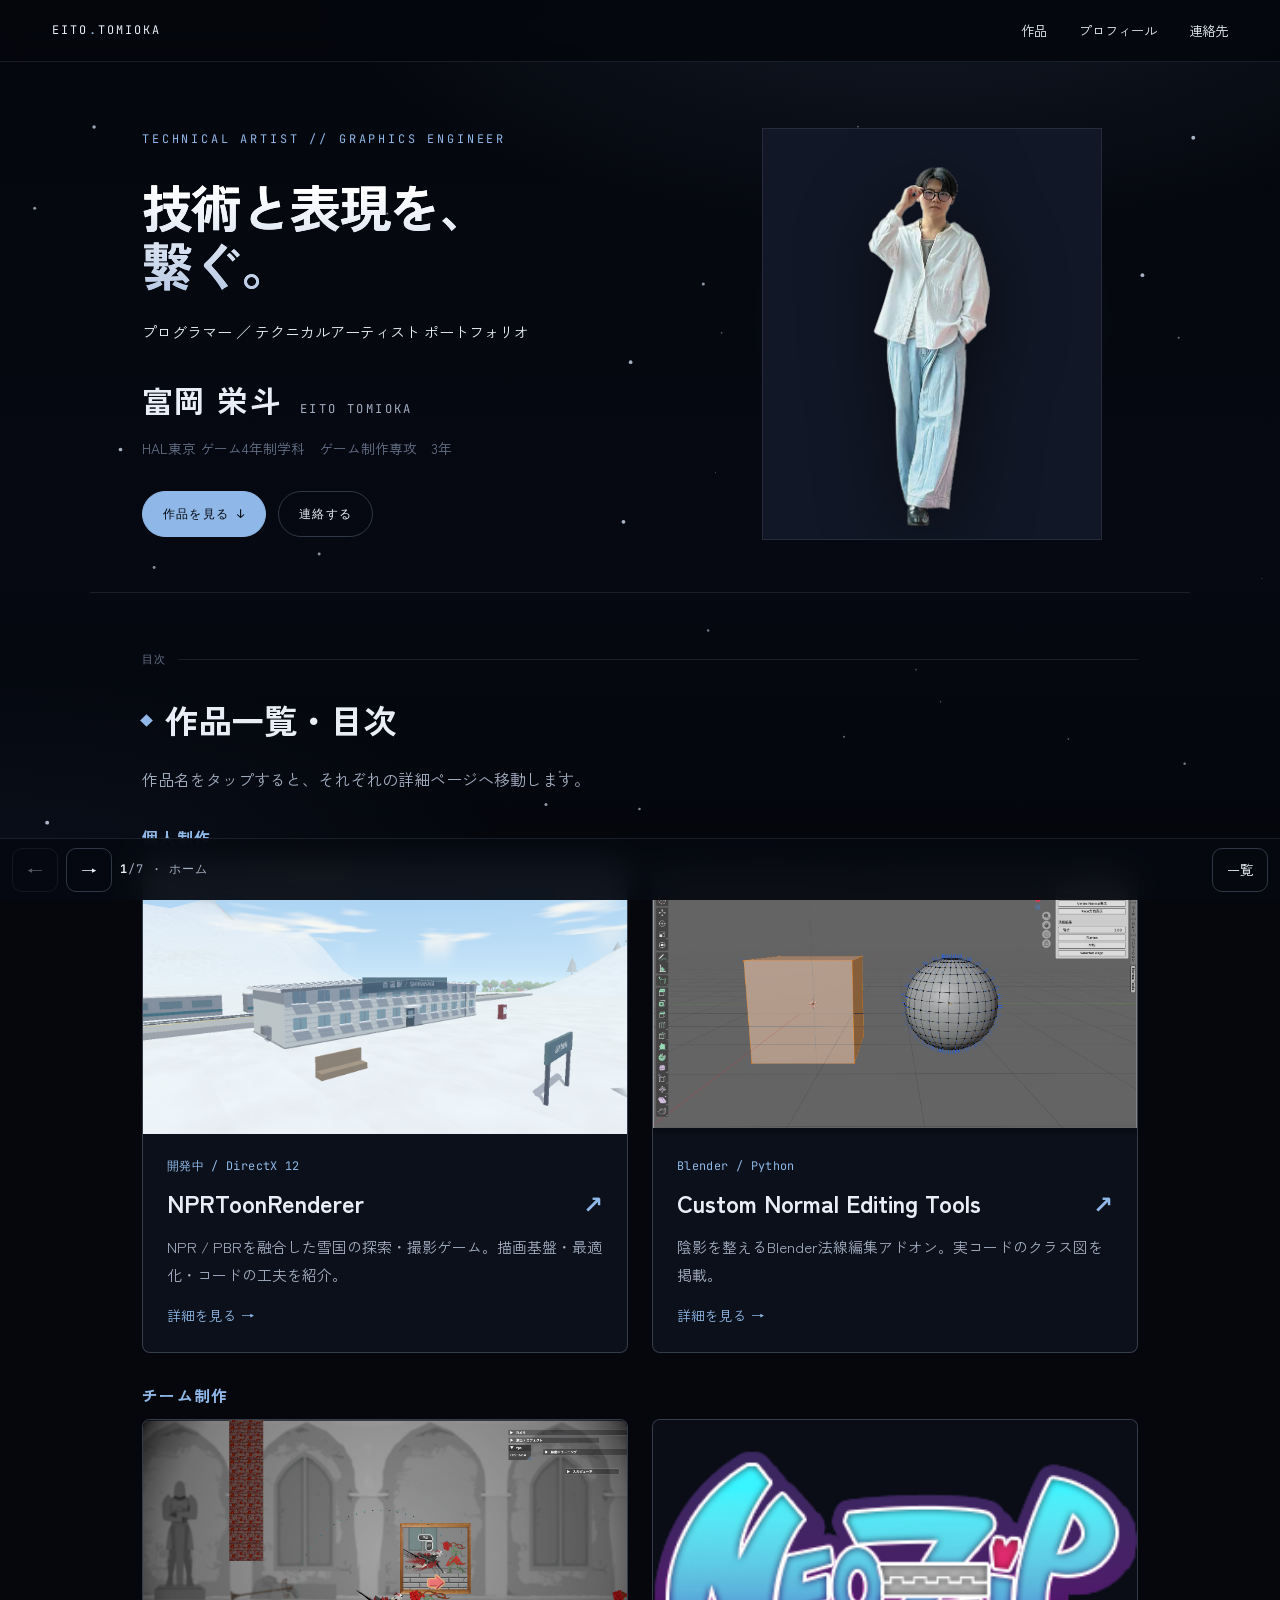
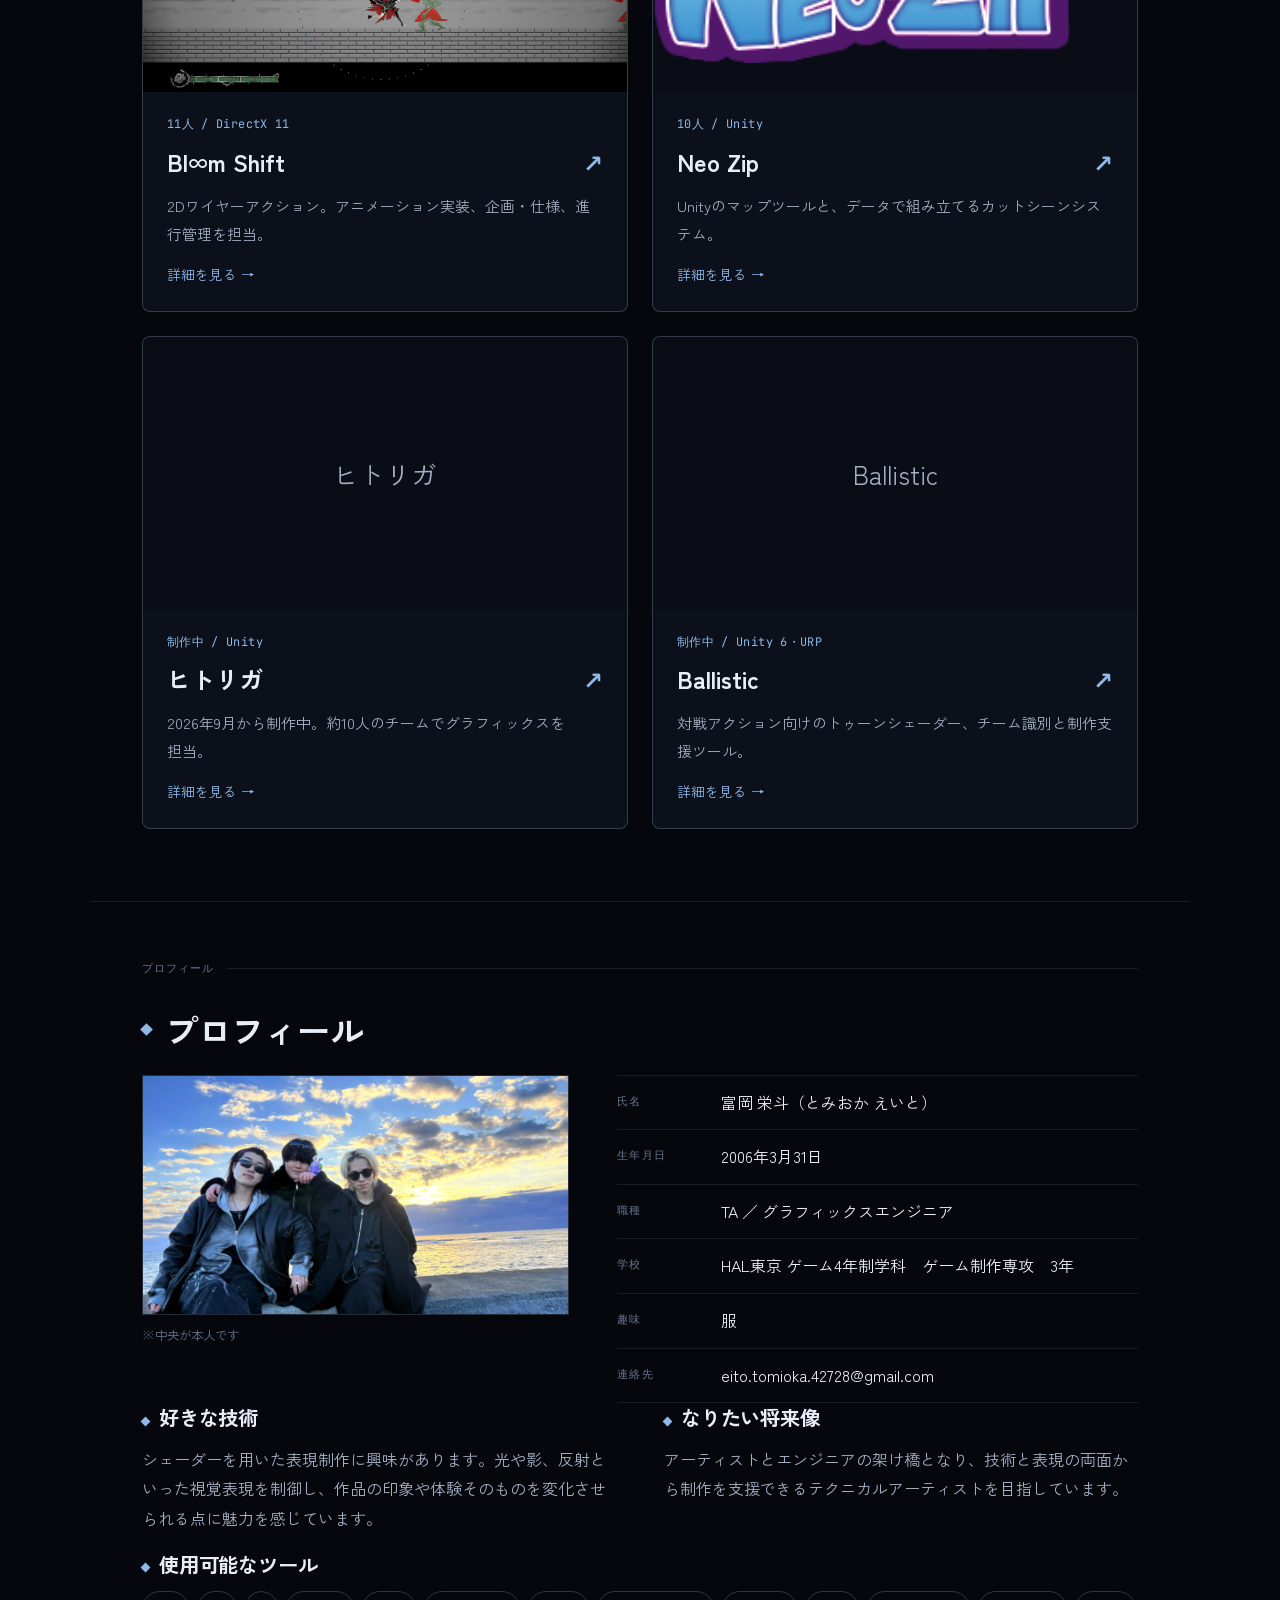
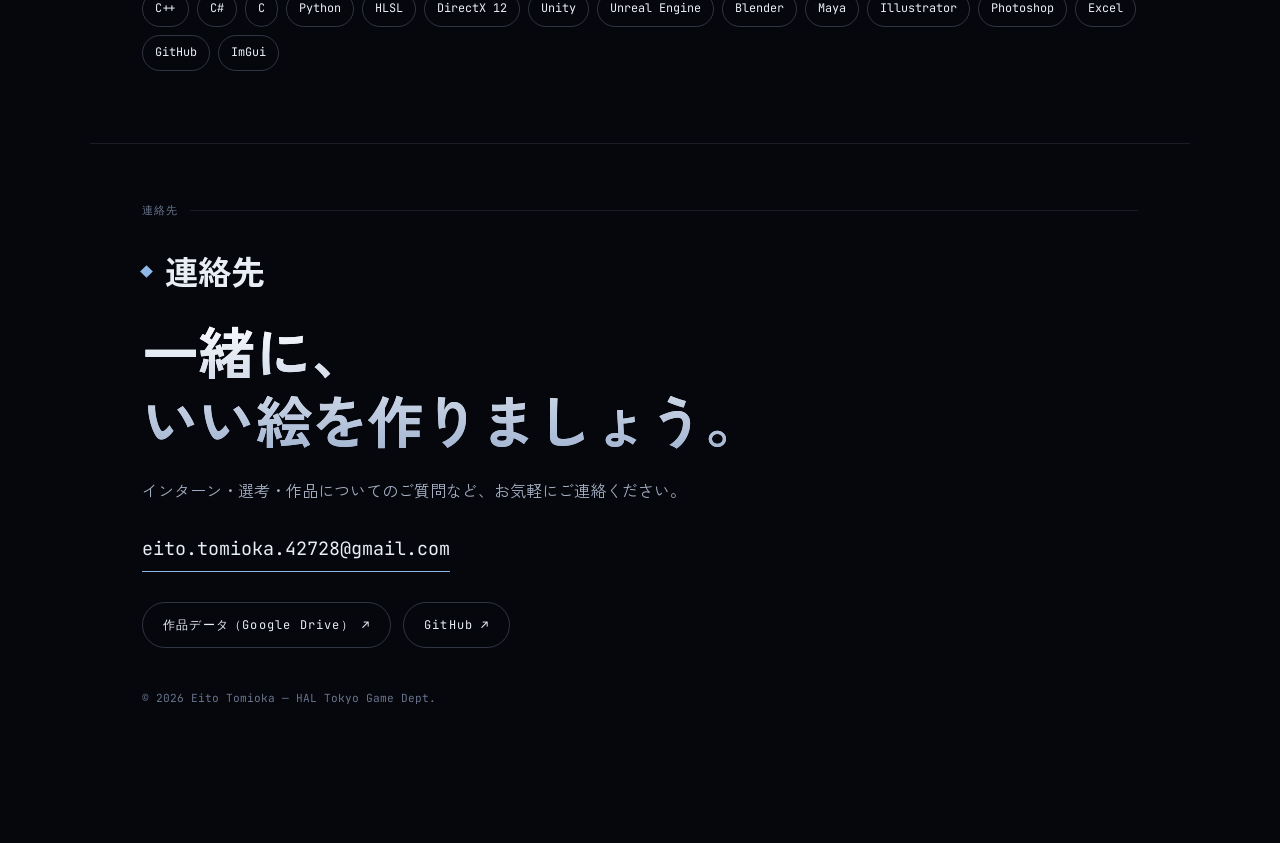
<file: index.html>
<!doctype html>
<html lang="ja">
<head>
<meta charset="utf-8">
<meta name="viewport" content="width=device-width,initial-scale=1,viewport-fit=cover,maximum-scale=5">
<meta name="theme-color" content="#05070d">
<base href="./">
<title>富岡栄斗 — Technical Artist / Graphics Engineer</title>
<meta name="description" content="富岡栄斗の作品一覧・プロフィール・連絡先。個人制作とチーム制作の詳細を作品別に紹介します。">
<meta property="og:title" content="富岡栄斗 — Technical Artist / Graphics Engineer">
<meta property="og:description" content="富岡栄斗の作品一覧・プロフィール・連絡先。個人制作とチーム制作の詳細を作品別に紹介します。">
<meta property="og:type" content="website">
<link rel="preconnect" href="https://fonts.googleapis.com">
<link rel="preconnect" href="https://fonts.gstatic.com" crossorigin>
<link href="https://fonts.googleapis.com/css2?family=JetBrains+Mono:wght@400;500&family=Zen+Kaku+Gothic+New:wght@400;500;700;900&family=Noto+Sans+JP:wght@700;900&family=M+PLUS+1p:wght@800&display=swap" rel="stylesheet">
<link rel="stylesheet" href="style.css?v=renderer20261119">
<script>window.PORTFOLIO_ROUTE="home";</script>
<script defer src="portfolio-data.js?v=renderer20261119"></script>
<script defer src="snow.js?v=renderer20261119"></script>
<script defer src="portfolio.js?v=renderer20261119"></script>
</head>
<body>
<a class="skip-link" href="#main">本文へ移動</a>
<div class="bg-gradient" aria-hidden="true"></div>
<canvas id="snow-canvas" aria-hidden="true"></canvas>
<header class="topbar">
  <a class="tb-brand" href="./" data-site-home>EITO<b>.</b>TOMIOKA</a>
  <nav class="site-nav" aria-label="メインメニュー">
    <a href="./#toc" data-home-section="toc">作品</a>
    <a href="./#profile" data-home-section="profile">プロフィール</a>
    <a href="./#end" data-home-section="end">連絡先</a>
  </nav>
</header>
<main class="doc" id="main" tabindex="-1"></main>
<noscript><p class="page">このポートフォリオの閲覧にはJavaScriptを有効にしてください。連絡先：<a href="mailto:eito.tomioka.42728@gmail.com">eito.tomioka.42728@gmail.com</a></p></noscript>
</body>
</html>
</file>
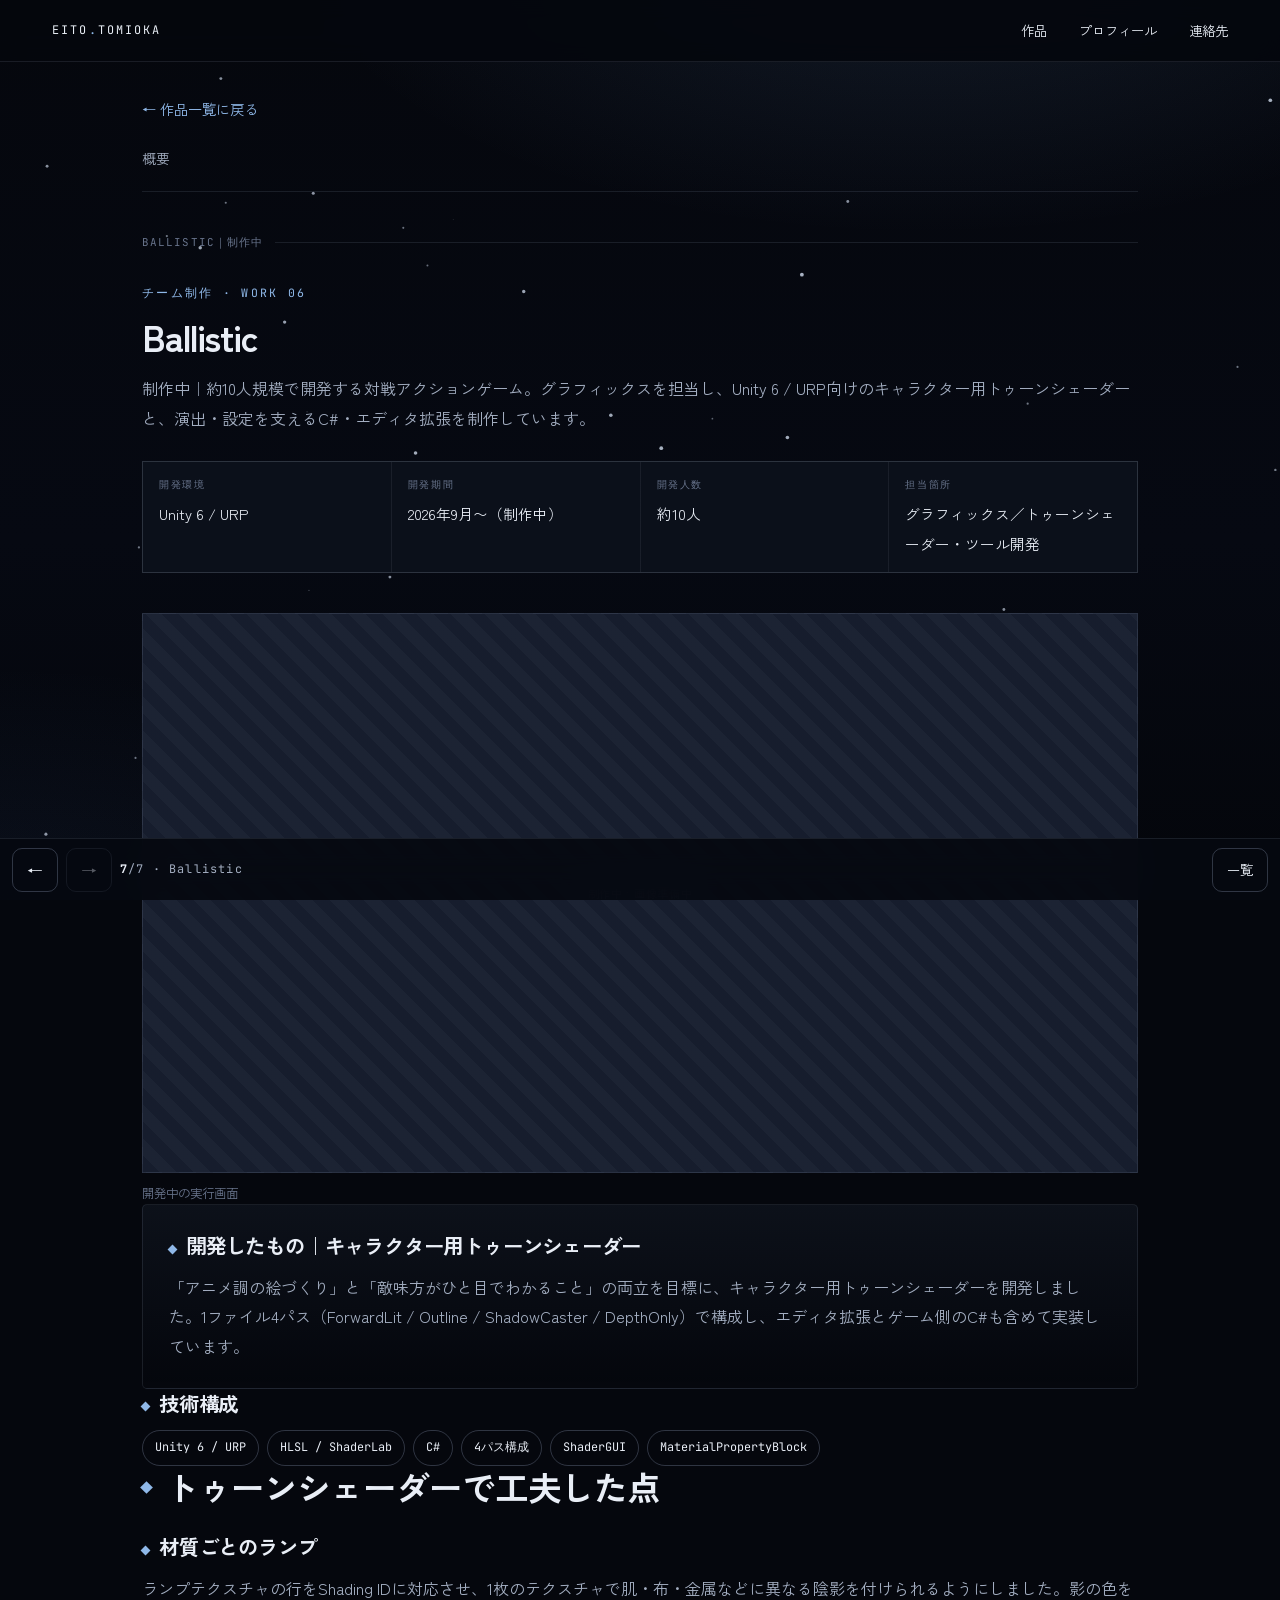
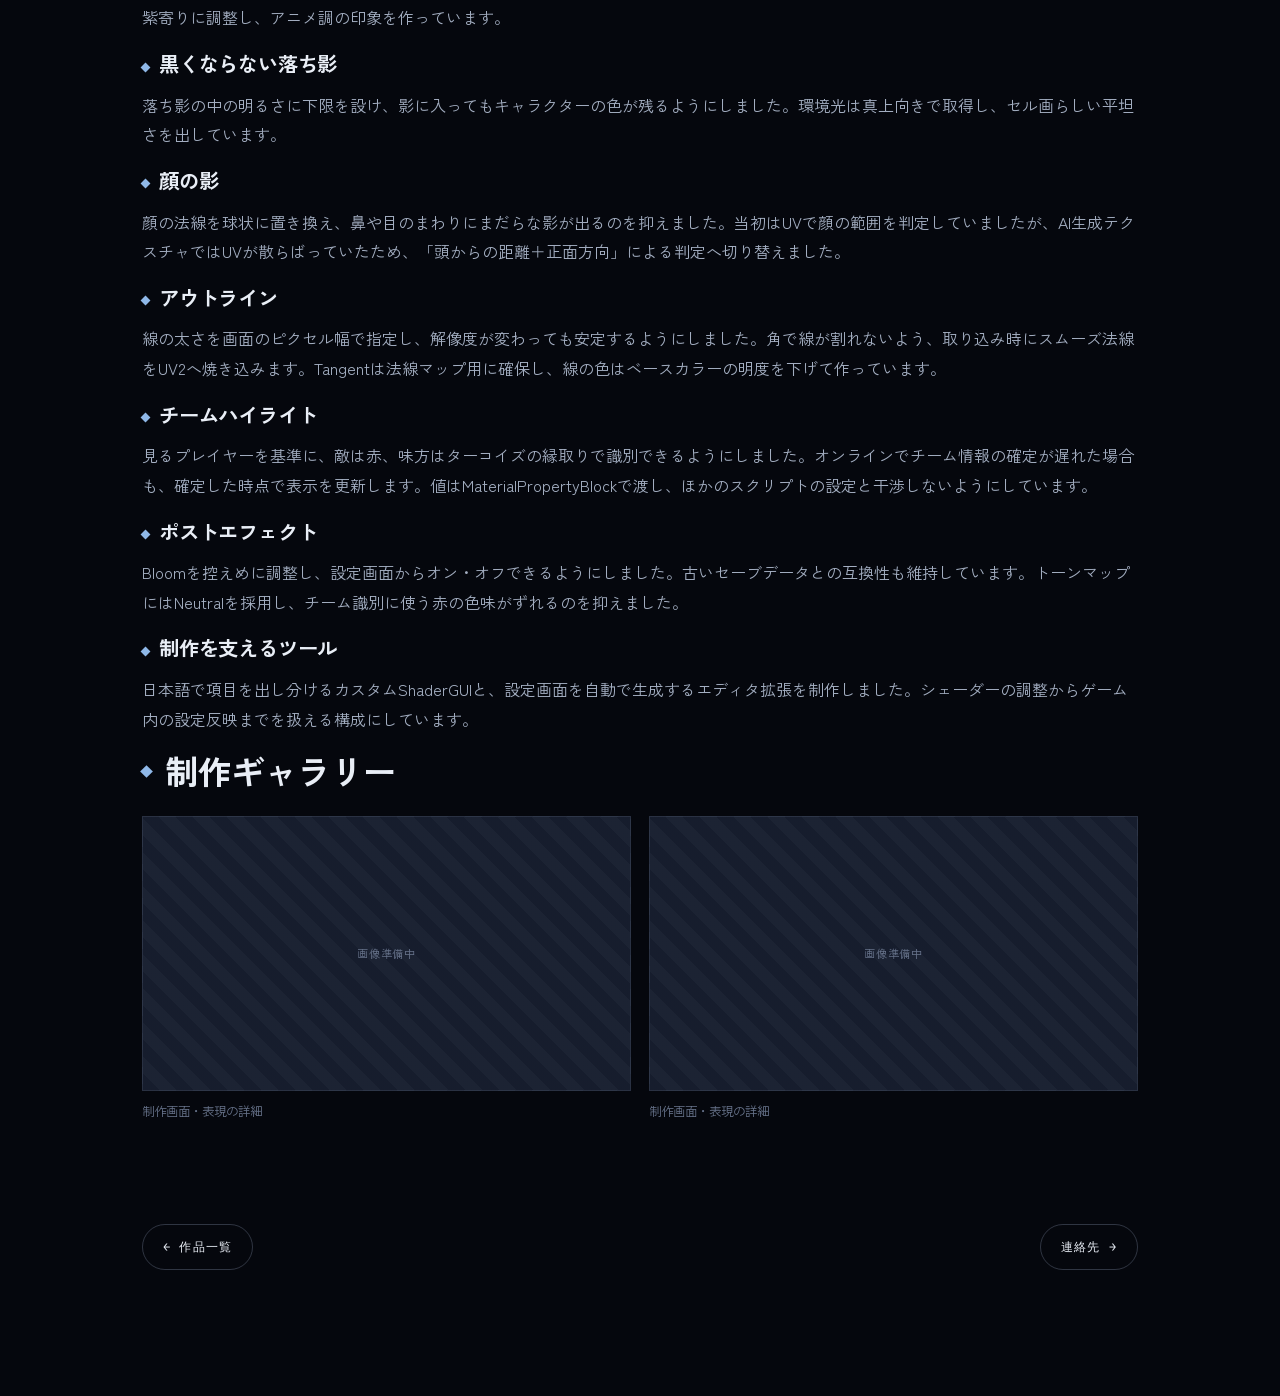
<file: works/ballistic/index.html>
<!doctype html>
<html lang="ja">
<head>
<meta charset="utf-8">
<meta name="viewport" content="width=device-width,initial-scale=1,viewport-fit=cover,maximum-scale=5">
<meta name="theme-color" content="#05070d">
<base href="../../">
<title>Ballistic｜富岡栄斗 ポートフォリオ</title>
<meta name="description" content="Unity 6 / URPのキャラクター用トゥーンシェーダー、チームハイライトと制作支援ツール。">
<meta property="og:title" content="Ballistic｜富岡栄斗 ポートフォリオ">
<meta property="og:description" content="Unity 6 / URPのキャラクター用トゥーンシェーダー、チームハイライトと制作支援ツール。">
<meta property="og:type" content="website">
<link rel="preconnect" href="https://fonts.googleapis.com">
<link rel="preconnect" href="https://fonts.gstatic.com" crossorigin>
<link href="https://fonts.googleapis.com/css2?family=JetBrains+Mono:wght@400;500&family=Zen+Kaku+Gothic+New:wght@400;500;700;900&family=Noto+Sans+JP:wght@700;900&family=M+PLUS+1p:wght@800&display=swap" rel="stylesheet">
<link rel="stylesheet" href="style.css?v=renderer20261119">
<script>window.PORTFOLIO_ROUTE="ballistic";</script>
<script defer src="portfolio-data.js?v=renderer20261119"></script>
<script defer src="snow.js?v=renderer20261119"></script>
<script defer src="portfolio.js?v=renderer20261119"></script>
</head>
<body>
<a class="skip-link" href="#main">本文へ移動</a>
<div class="bg-gradient" aria-hidden="true"></div>
<canvas id="snow-canvas" aria-hidden="true"></canvas>
<header class="topbar">
  <a class="tb-brand" href="./" data-site-home>EITO<b>.</b>TOMIOKA</a>
  <nav class="site-nav" aria-label="メインメニュー">
    <a href="./#toc" data-home-section="toc">作品</a>
    <a href="./#profile" data-home-section="profile">プロフィール</a>
    <a href="./#end" data-home-section="end">連絡先</a>
  </nav>
</header>
<main class="doc" id="main" tabindex="-1"></main>
<noscript><p class="page">このポートフォリオの閲覧にはJavaScriptを有効にしてください。連絡先：<a href="mailto:eito.tomioka.42728@gmail.com">eito.tomioka.42728@gmail.com</a></p></noscript>
</body>
</html>
</file>
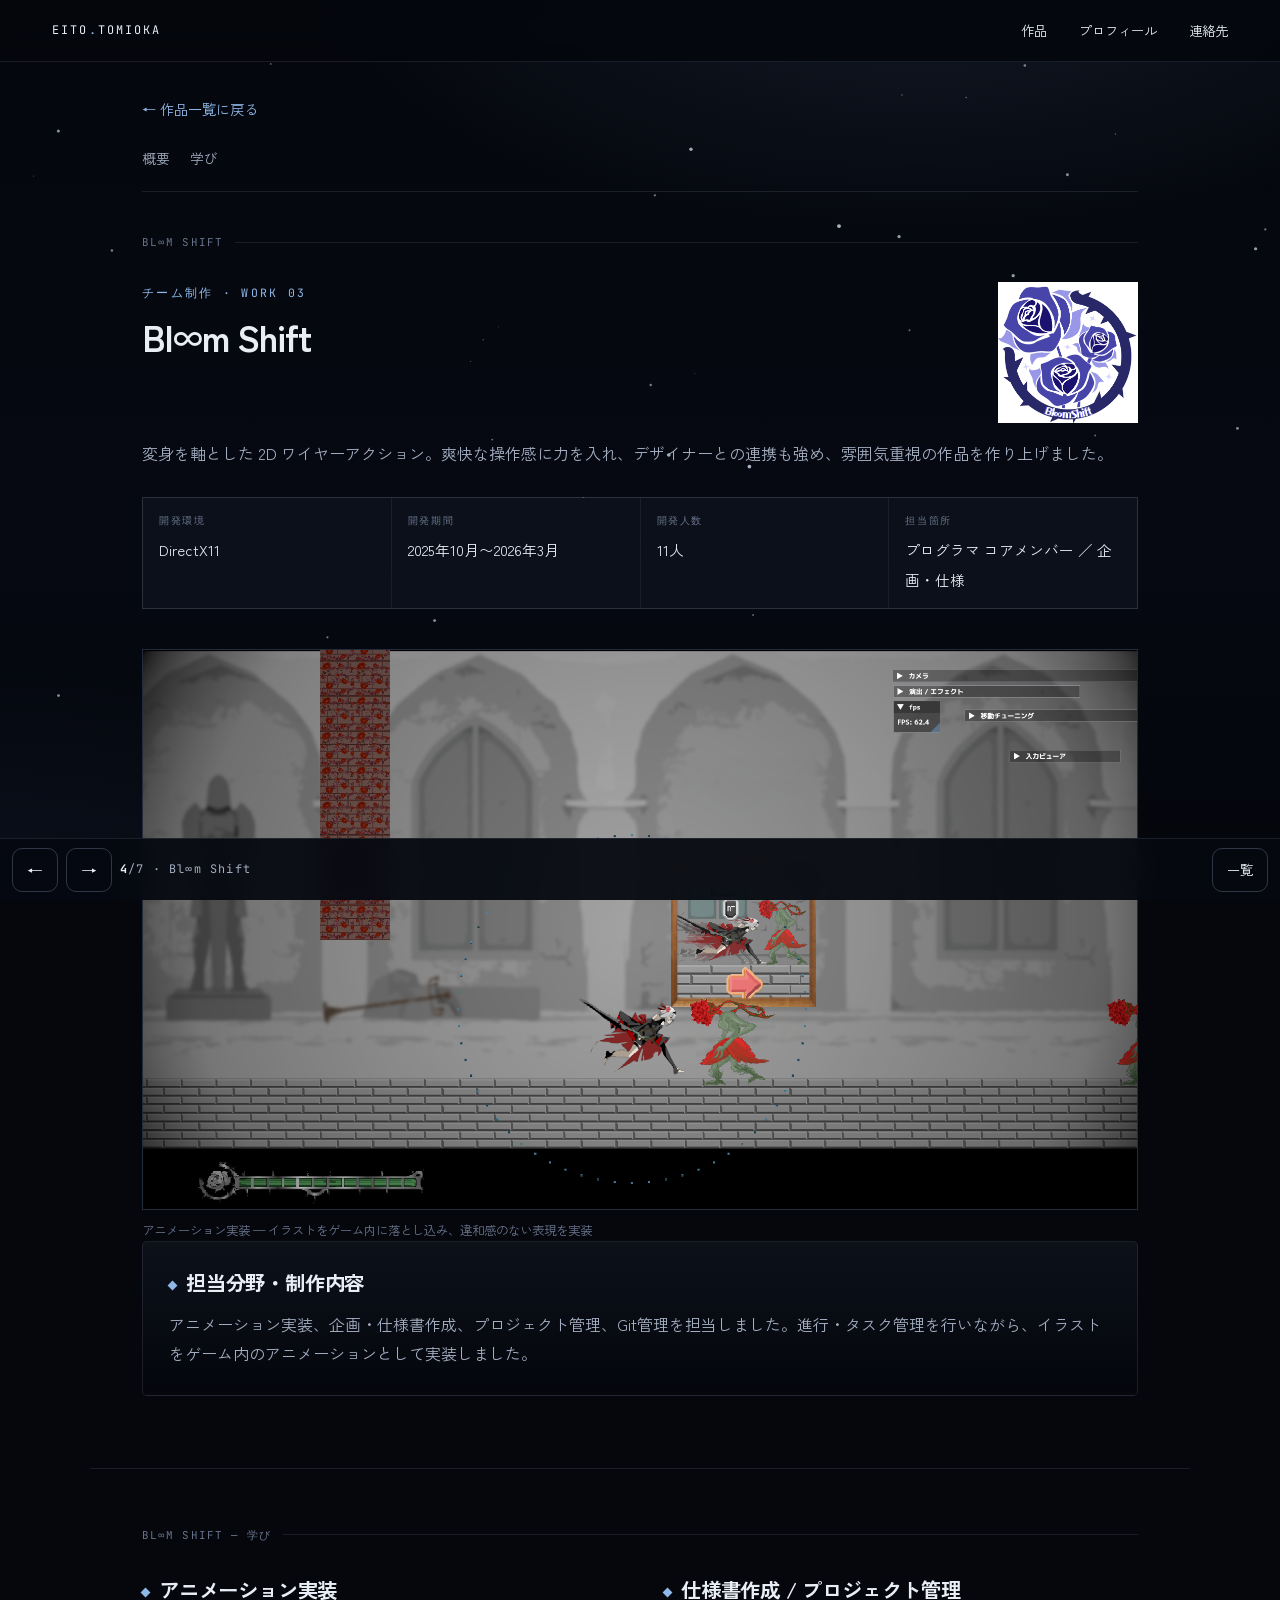
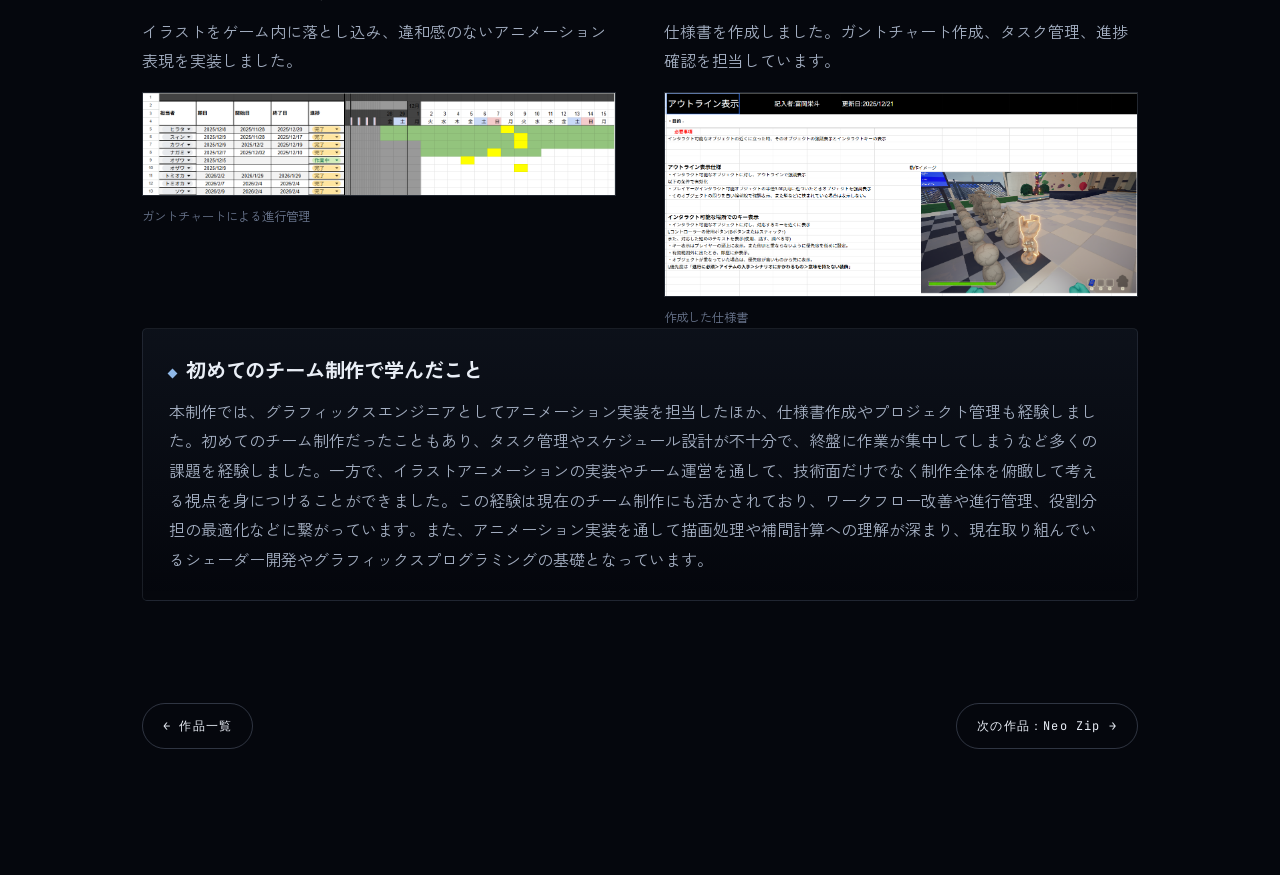
<file: works/bloom-shift/index.html>
<!doctype html>
<html lang="ja">
<head>
<meta charset="utf-8">
<meta name="viewport" content="width=device-width,initial-scale=1,viewport-fit=cover,maximum-scale=5">
<meta name="theme-color" content="#05070d">
<base href="../../">
<title>Bl∞m Shift｜富岡栄斗 ポートフォリオ</title>
<meta name="description" content="2Dワイヤーアクション。アニメーション実装、企画・仕様と進行管理の担当内容。">
<meta property="og:title" content="Bl∞m Shift｜富岡栄斗 ポートフォリオ">
<meta property="og:description" content="2Dワイヤーアクション。アニメーション実装、企画・仕様と進行管理の担当内容。">
<meta property="og:type" content="website">
<link rel="preconnect" href="https://fonts.googleapis.com">
<link rel="preconnect" href="https://fonts.gstatic.com" crossorigin>
<link href="https://fonts.googleapis.com/css2?family=JetBrains+Mono:wght@400;500&family=Zen+Kaku+Gothic+New:wght@400;500;700;900&family=Noto+Sans+JP:wght@700;900&family=M+PLUS+1p:wght@800&display=swap" rel="stylesheet">
<link rel="stylesheet" href="style.css?v=renderer20261119">
<script>window.PORTFOLIO_ROUTE="bloom-shift";</script>
<script defer src="portfolio-data.js?v=renderer20261119"></script>
<script defer src="snow.js?v=renderer20261119"></script>
<script defer src="portfolio.js?v=renderer20261119"></script>
</head>
<body>
<a class="skip-link" href="#main">本文へ移動</a>
<div class="bg-gradient" aria-hidden="true"></div>
<canvas id="snow-canvas" aria-hidden="true"></canvas>
<header class="topbar">
  <a class="tb-brand" href="./" data-site-home>EITO<b>.</b>TOMIOKA</a>
  <nav class="site-nav" aria-label="メインメニュー">
    <a href="./#toc" data-home-section="toc">作品</a>
    <a href="./#profile" data-home-section="profile">プロフィール</a>
    <a href="./#end" data-home-section="end">連絡先</a>
  </nav>
</header>
<main class="doc" id="main" tabindex="-1"></main>
<noscript><p class="page">このポートフォリオの閲覧にはJavaScriptを有効にしてください。連絡先：<a href="mailto:eito.tomioka.42728@gmail.com">eito.tomioka.42728@gmail.com</a></p></noscript>
</body>
</html>
</file>
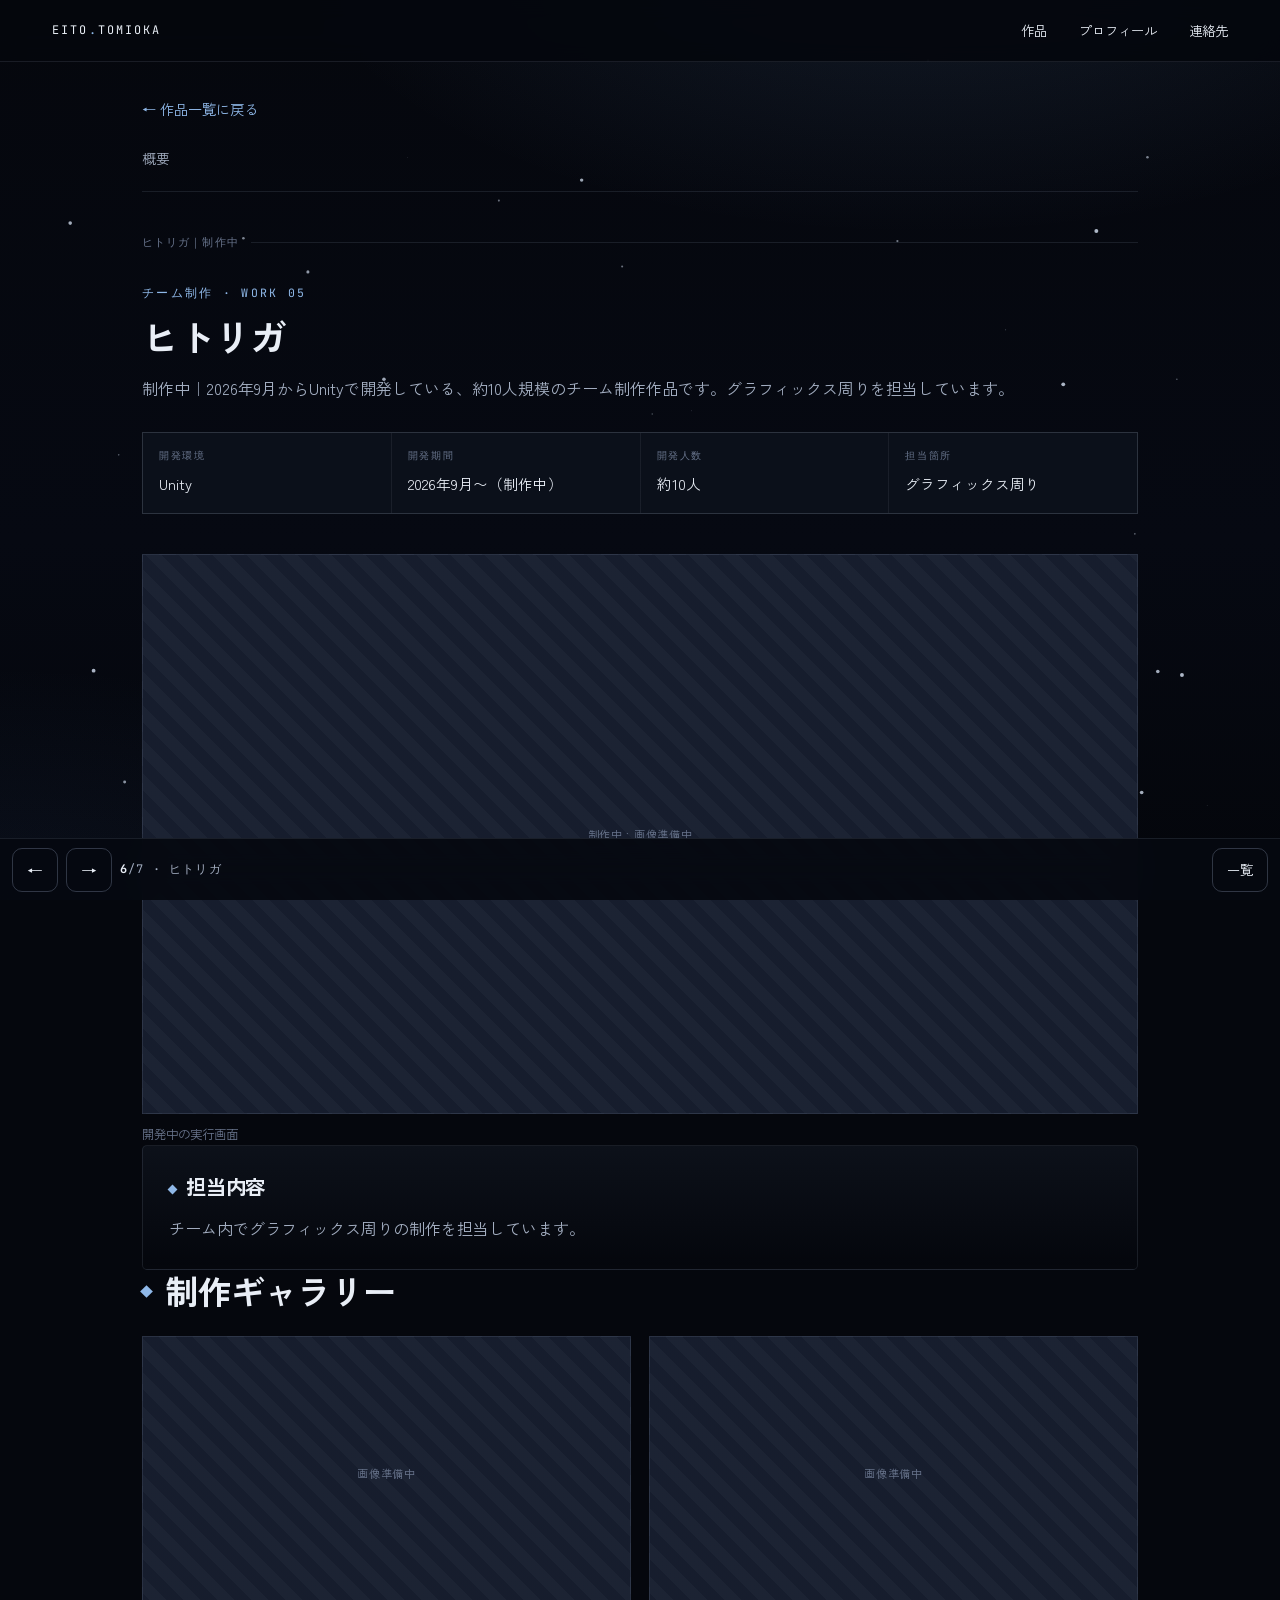
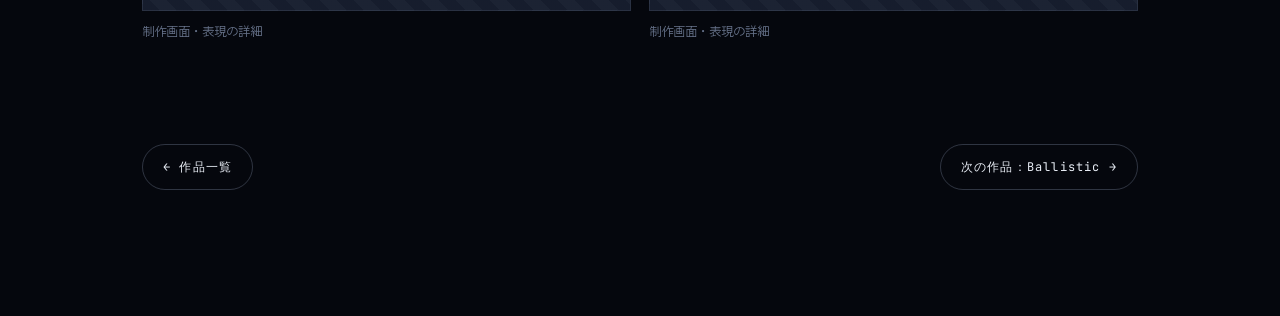
<file: works/hitoriga/index.html>
<!doctype html>
<html lang="ja">
<head>
<meta charset="utf-8">
<meta name="viewport" content="width=device-width,initial-scale=1,viewport-fit=cover,maximum-scale=5">
<meta name="theme-color" content="#05070d">
<base href="../../">
<title>ヒトリガ｜富岡栄斗 ポートフォリオ</title>
<meta name="description" content="2026年9月からUnityでチーム制作中。グラフィックス周りを担当。">
<meta property="og:title" content="ヒトリガ｜富岡栄斗 ポートフォリオ">
<meta property="og:description" content="2026年9月からUnityでチーム制作中。グラフィックス周りを担当。">
<meta property="og:type" content="website">
<link rel="preconnect" href="https://fonts.googleapis.com">
<link rel="preconnect" href="https://fonts.gstatic.com" crossorigin>
<link href="https://fonts.googleapis.com/css2?family=JetBrains+Mono:wght@400;500&family=Zen+Kaku+Gothic+New:wght@400;500;700;900&family=Noto+Sans+JP:wght@700;900&family=M+PLUS+1p:wght@800&display=swap" rel="stylesheet">
<link rel="stylesheet" href="style.css?v=renderer20261119">
<script>window.PORTFOLIO_ROUTE="hitoriga";</script>
<script defer src="portfolio-data.js?v=renderer20261119"></script>
<script defer src="snow.js?v=renderer20261119"></script>
<script defer src="portfolio.js?v=renderer20261119"></script>
</head>
<body>
<a class="skip-link" href="#main">本文へ移動</a>
<div class="bg-gradient" aria-hidden="true"></div>
<canvas id="snow-canvas" aria-hidden="true"></canvas>
<header class="topbar">
  <a class="tb-brand" href="./" data-site-home>EITO<b>.</b>TOMIOKA</a>
  <nav class="site-nav" aria-label="メインメニュー">
    <a href="./#toc" data-home-section="toc">作品</a>
    <a href="./#profile" data-home-section="profile">プロフィール</a>
    <a href="./#end" data-home-section="end">連絡先</a>
  </nav>
</header>
<main class="doc" id="main" tabindex="-1"></main>
<noscript><p class="page">このポートフォリオの閲覧にはJavaScriptを有効にしてください。連絡先：<a href="mailto:eito.tomioka.42728@gmail.com">eito.tomioka.42728@gmail.com</a></p></noscript>
</body>
</html>
</file>
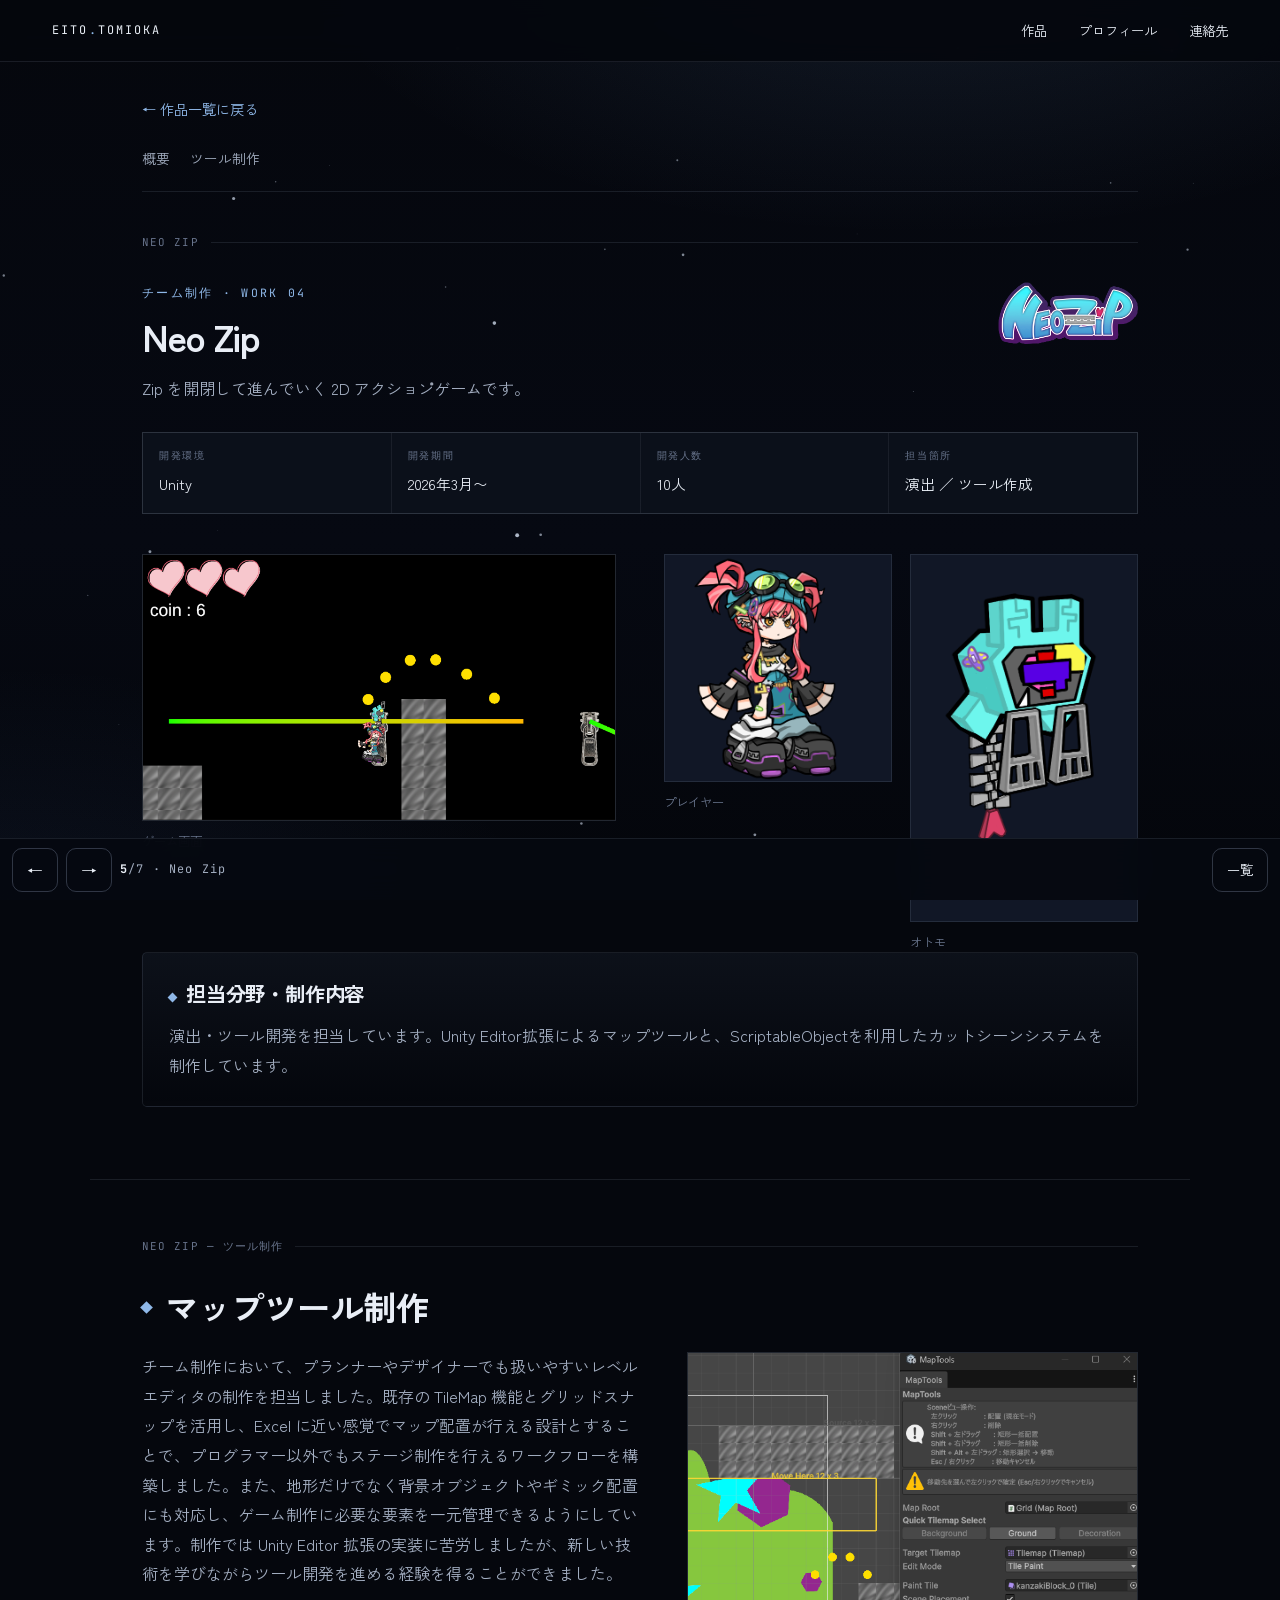
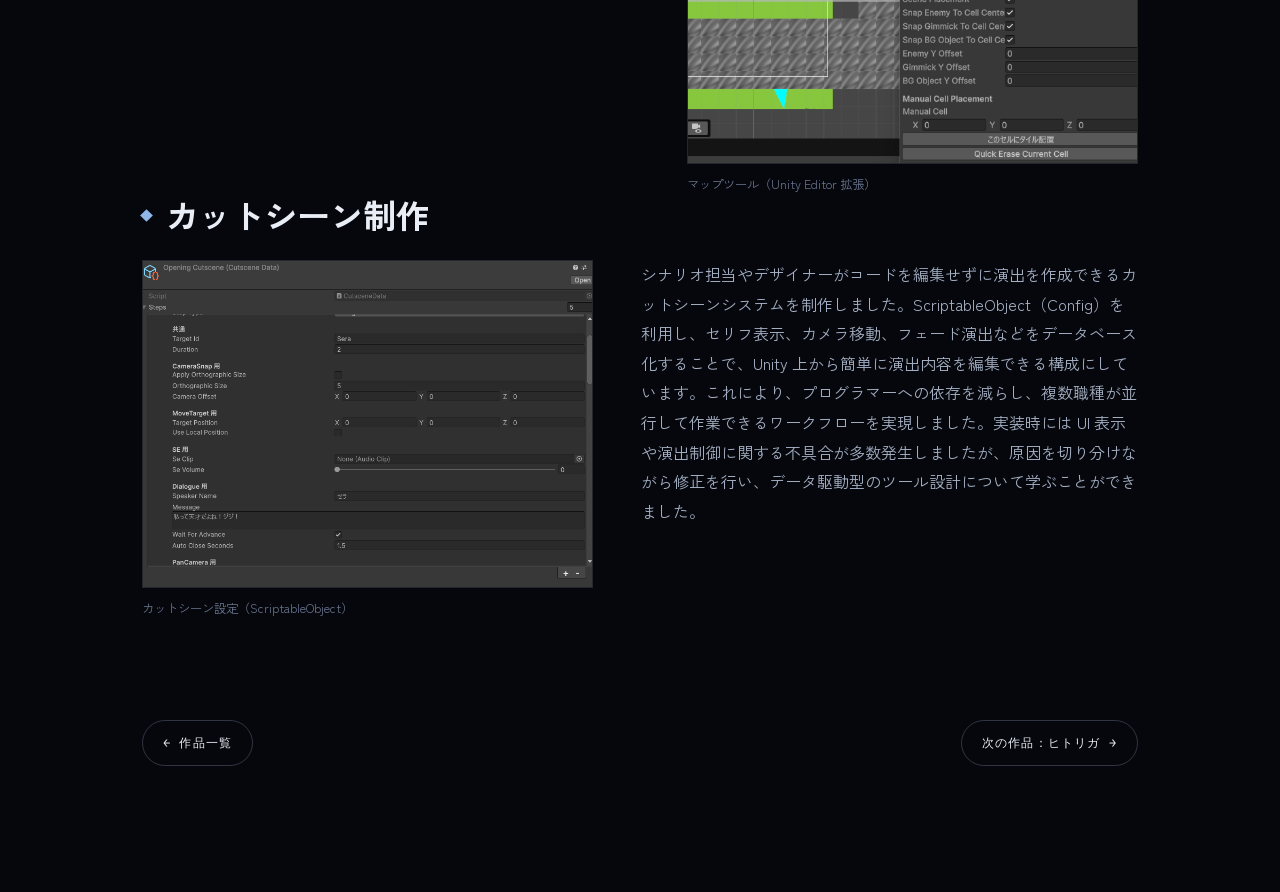
<file: works/neo-zip/index.html>
<!doctype html>
<html lang="ja">
<head>
<meta charset="utf-8">
<meta name="viewport" content="width=device-width,initial-scale=1,viewport-fit=cover,maximum-scale=5">
<meta name="theme-color" content="#05070d">
<base href="../../">
<title>Neo Zip｜富岡栄斗 ポートフォリオ</title>
<meta name="description" content="Unityでのマップツールとカットシーンシステムの制作。">
<meta property="og:title" content="Neo Zip｜富岡栄斗 ポートフォリオ">
<meta property="og:description" content="Unityでのマップツールとカットシーンシステムの制作。">
<meta property="og:type" content="website">
<link rel="preconnect" href="https://fonts.googleapis.com">
<link rel="preconnect" href="https://fonts.gstatic.com" crossorigin>
<link href="https://fonts.googleapis.com/css2?family=JetBrains+Mono:wght@400;500&family=Zen+Kaku+Gothic+New:wght@400;500;700;900&family=Noto+Sans+JP:wght@700;900&family=M+PLUS+1p:wght@800&display=swap" rel="stylesheet">
<link rel="stylesheet" href="style.css?v=renderer20261119">
<script>window.PORTFOLIO_ROUTE="neo-zip";</script>
<script defer src="portfolio-data.js?v=renderer20261119"></script>
<script defer src="snow.js?v=renderer20261119"></script>
<script defer src="portfolio.js?v=renderer20261119"></script>
</head>
<body>
<a class="skip-link" href="#main">本文へ移動</a>
<div class="bg-gradient" aria-hidden="true"></div>
<canvas id="snow-canvas" aria-hidden="true"></canvas>
<header class="topbar">
  <a class="tb-brand" href="./" data-site-home>EITO<b>.</b>TOMIOKA</a>
  <nav class="site-nav" aria-label="メインメニュー">
    <a href="./#toc" data-home-section="toc">作品</a>
    <a href="./#profile" data-home-section="profile">プロフィール</a>
    <a href="./#end" data-home-section="end">連絡先</a>
  </nav>
</header>
<main class="doc" id="main" tabindex="-1"></main>
<noscript><p class="page">このポートフォリオの閲覧にはJavaScriptを有効にしてください。連絡先：<a href="mailto:eito.tomioka.42728@gmail.com">eito.tomioka.42728@gmail.com</a></p></noscript>
</body>
</html>
</file>
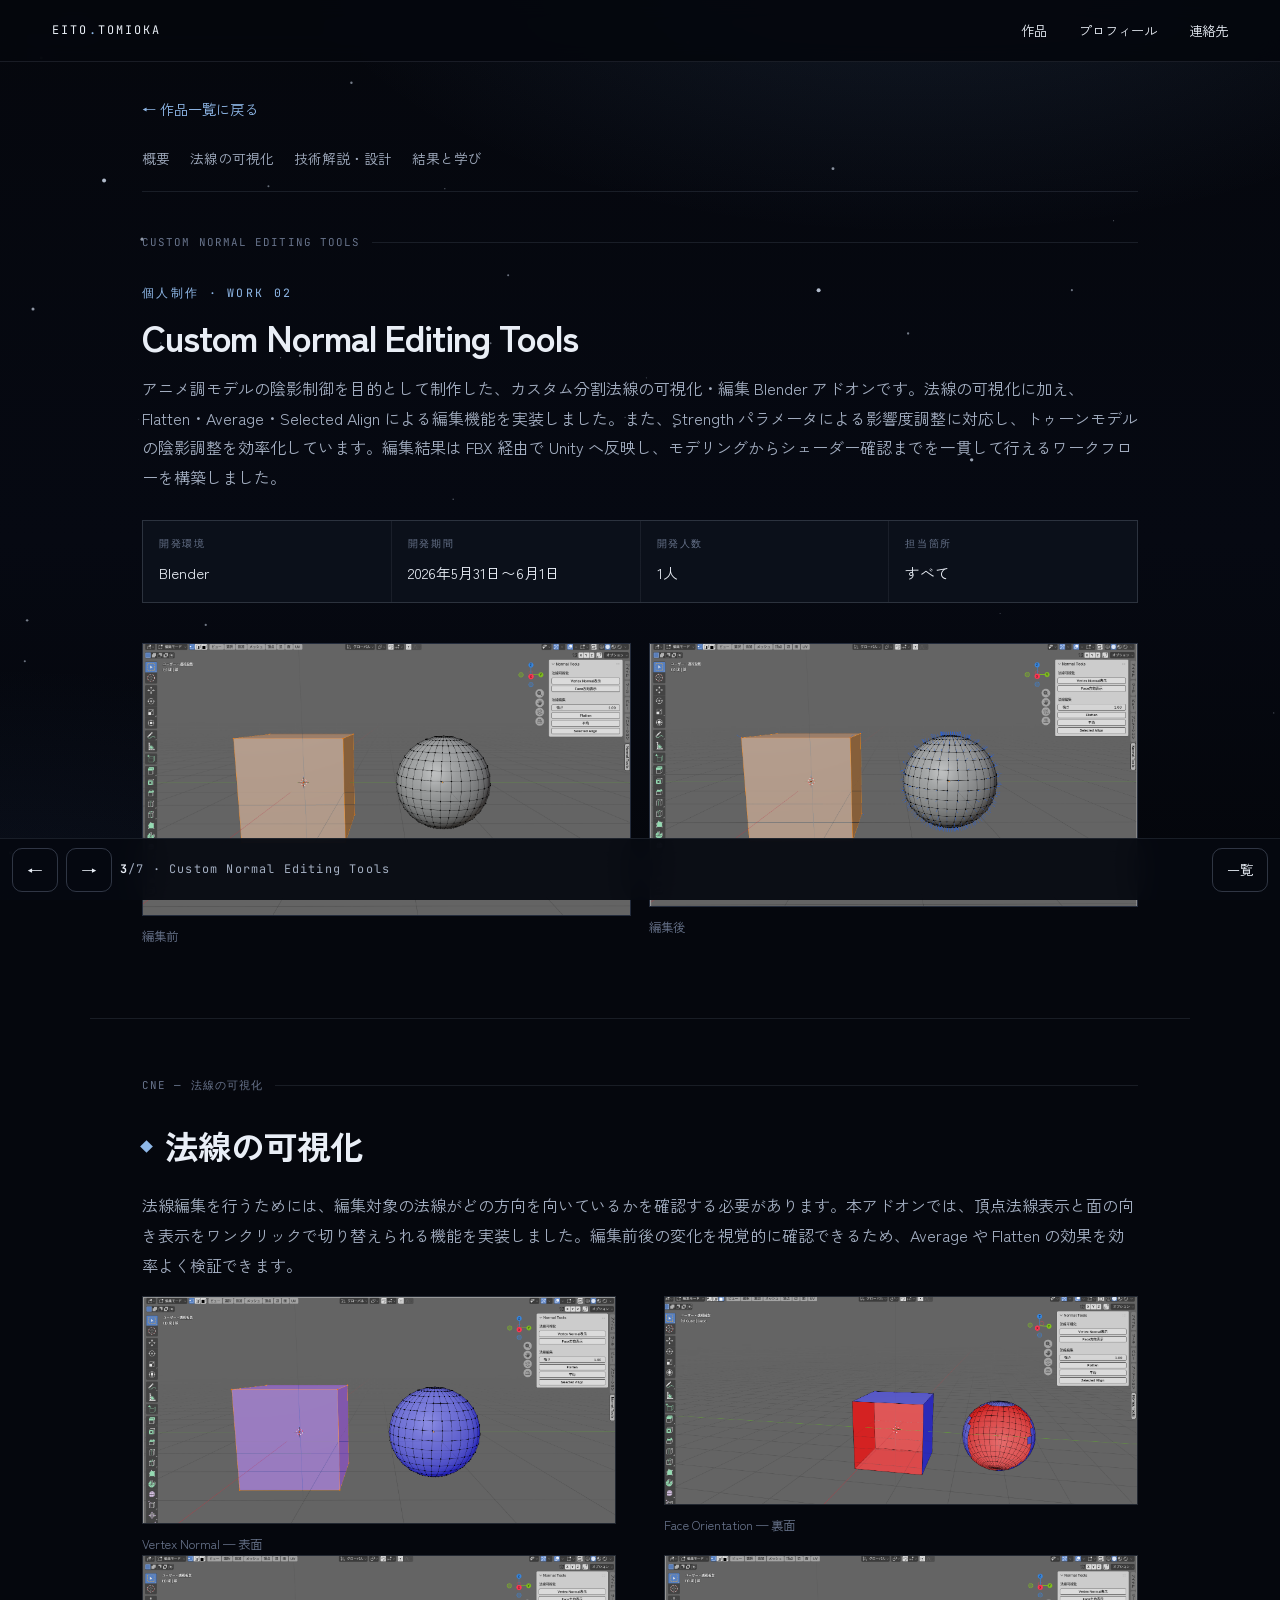
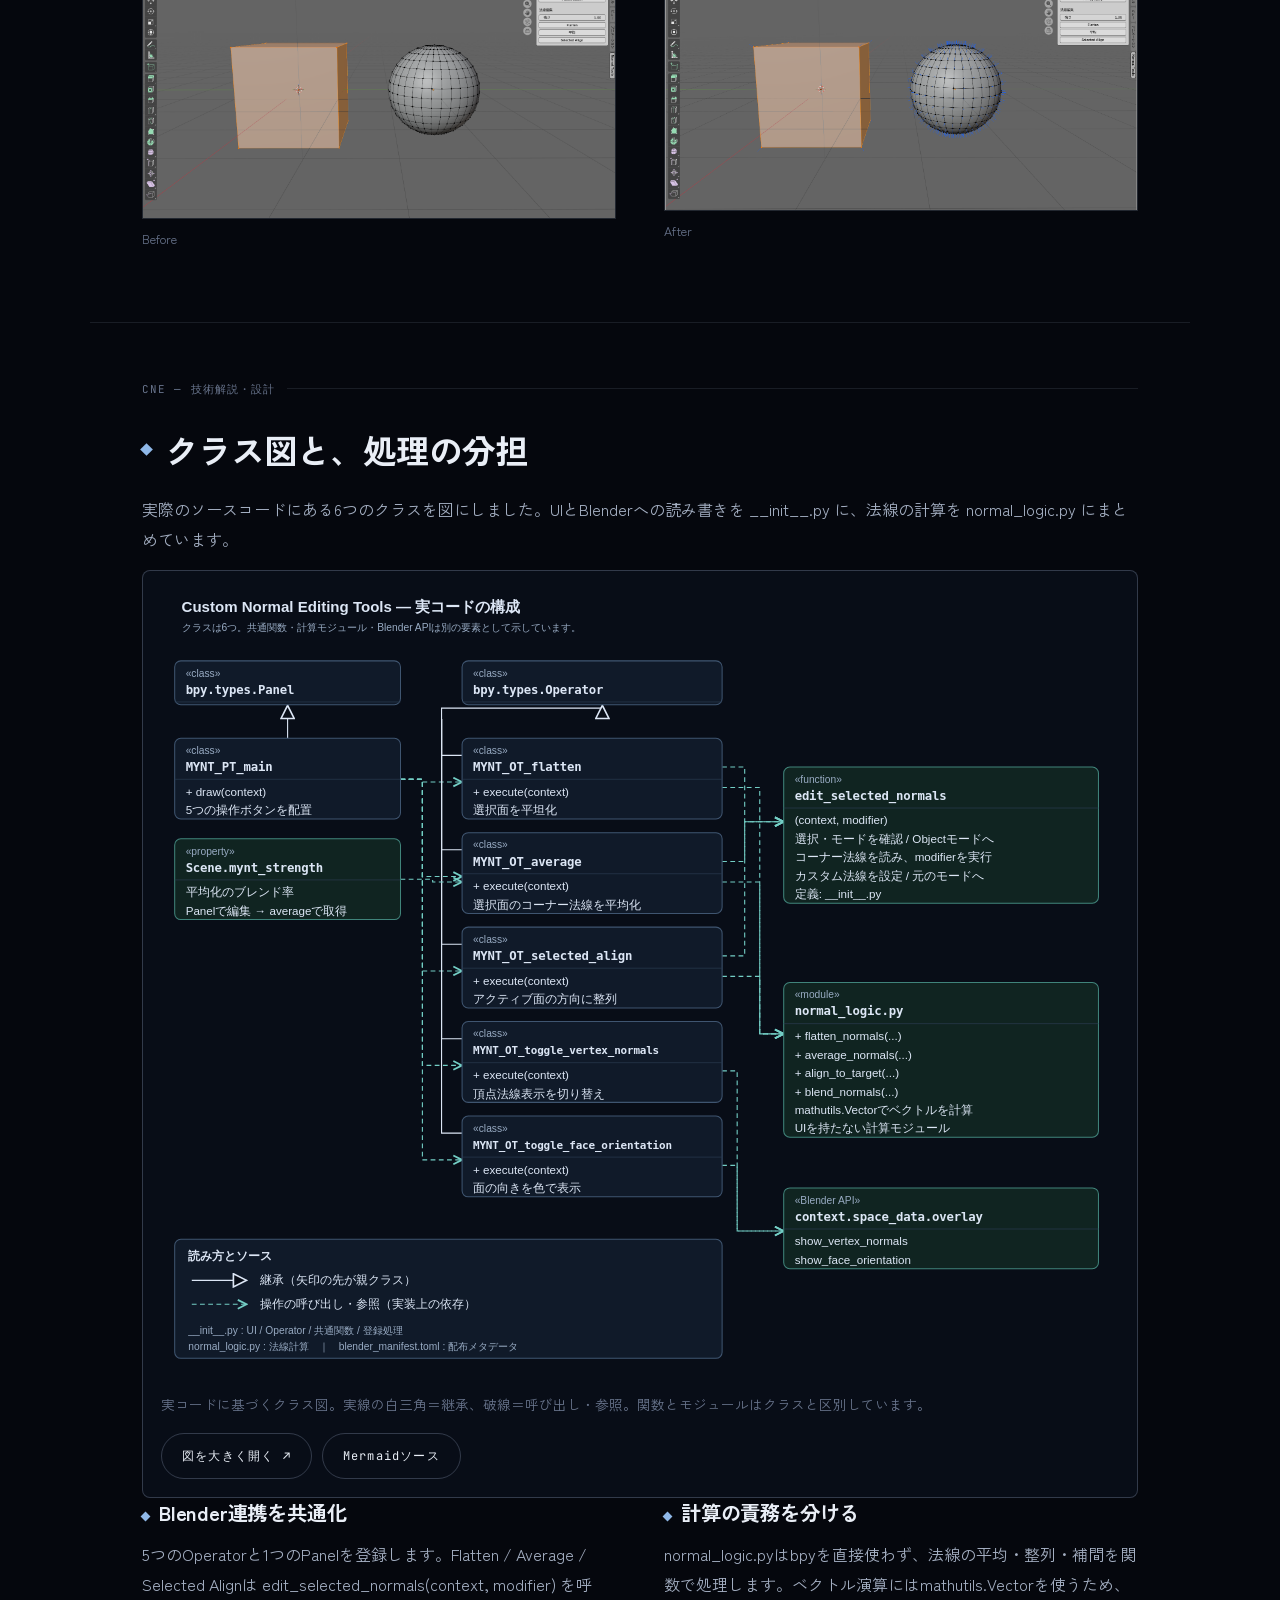
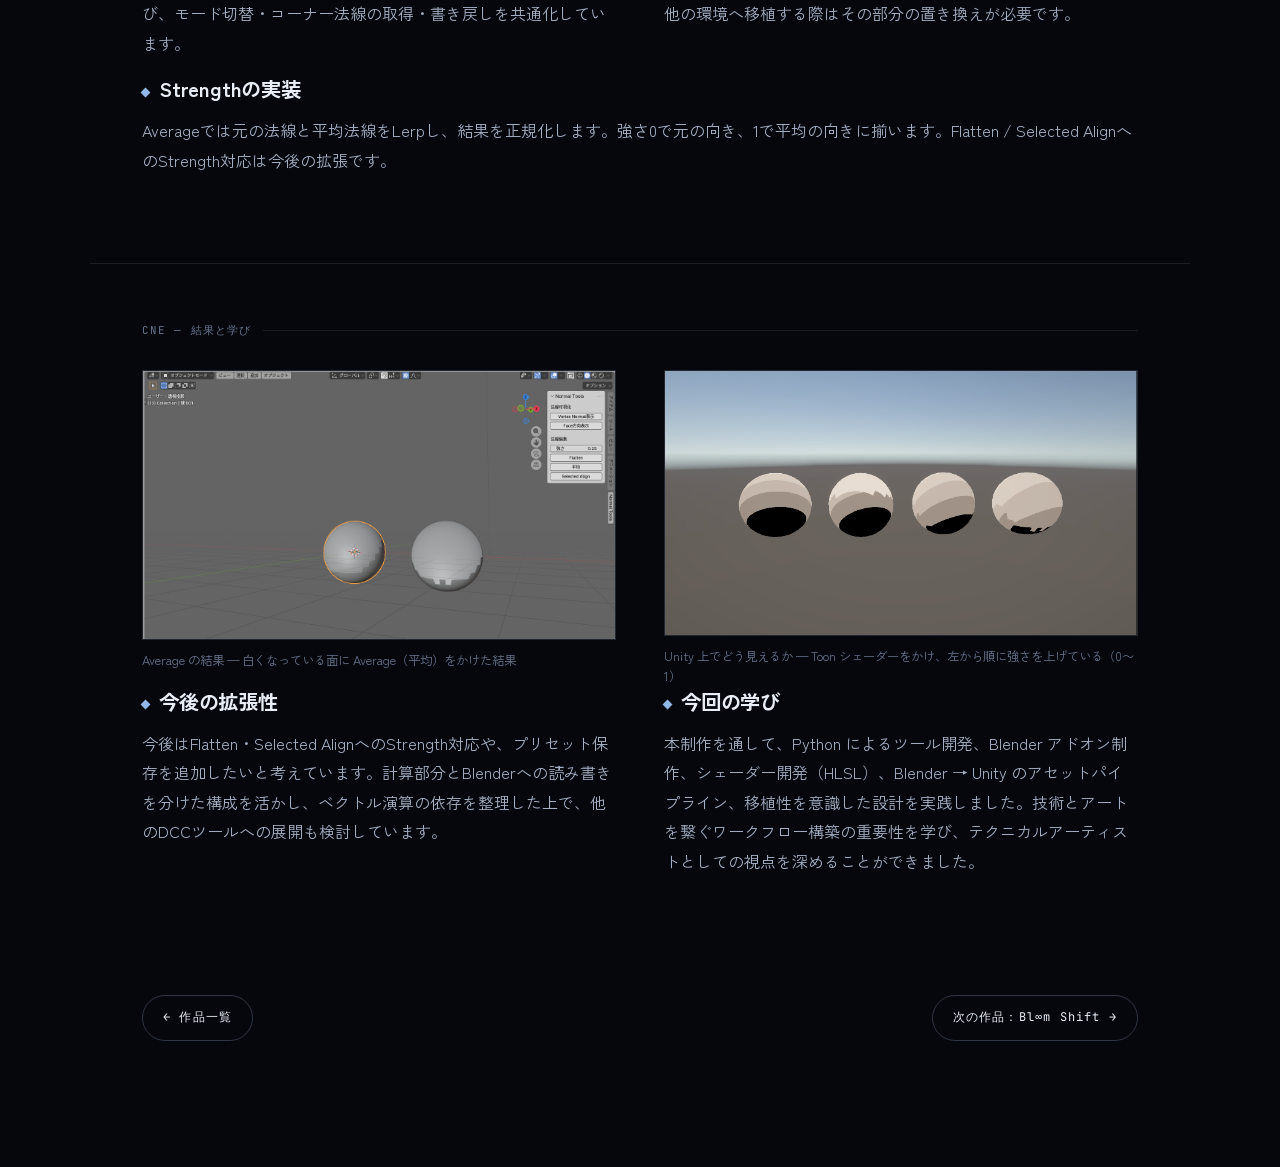
<file: works/normal-tools/index.html>
<!doctype html>
<html lang="ja">
<head>
<meta charset="utf-8">
<meta name="viewport" content="width=device-width,initial-scale=1,viewport-fit=cover,maximum-scale=5">
<meta name="theme-color" content="#05070d">
<base href="../../">
<title>Custom Normal Editing Tools｜富岡栄斗 ポートフォリオ</title>
<meta name="description" content="Blender法線編集アドオンの機能と、実コードに基づくクラス図。">
<meta property="og:title" content="Custom Normal Editing Tools｜富岡栄斗 ポートフォリオ">
<meta property="og:description" content="Blender法線編集アドオンの機能と、実コードに基づくクラス図。">
<meta property="og:type" content="website">
<link rel="preconnect" href="https://fonts.googleapis.com">
<link rel="preconnect" href="https://fonts.gstatic.com" crossorigin>
<link href="https://fonts.googleapis.com/css2?family=JetBrains+Mono:wght@400;500&family=Zen+Kaku+Gothic+New:wght@400;500;700;900&family=Noto+Sans+JP:wght@700;900&family=M+PLUS+1p:wght@800&display=swap" rel="stylesheet">
<link rel="stylesheet" href="style.css?v=renderer20261119">
<script>window.PORTFOLIO_ROUTE="normal-tools";</script>
<script defer src="portfolio-data.js?v=renderer20261119"></script>
<script defer src="snow.js?v=renderer20261119"></script>
<script defer src="portfolio.js?v=renderer20261119"></script>
</head>
<body>
<a class="skip-link" href="#main">本文へ移動</a>
<div class="bg-gradient" aria-hidden="true"></div>
<canvas id="snow-canvas" aria-hidden="true"></canvas>
<header class="topbar">
  <a class="tb-brand" href="./" data-site-home>EITO<b>.</b>TOMIOKA</a>
  <nav class="site-nav" aria-label="メインメニュー">
    <a href="./#toc" data-home-section="toc">作品</a>
    <a href="./#profile" data-home-section="profile">プロフィール</a>
    <a href="./#end" data-home-section="end">連絡先</a>
  </nav>
</header>
<main class="doc" id="main" tabindex="-1"></main>
<noscript><p class="page">このポートフォリオの閲覧にはJavaScriptを有効にしてください。連絡先：<a href="mailto:eito.tomioka.42728@gmail.com">eito.tomioka.42728@gmail.com</a></p></noscript>
</body>
</html>
</file>
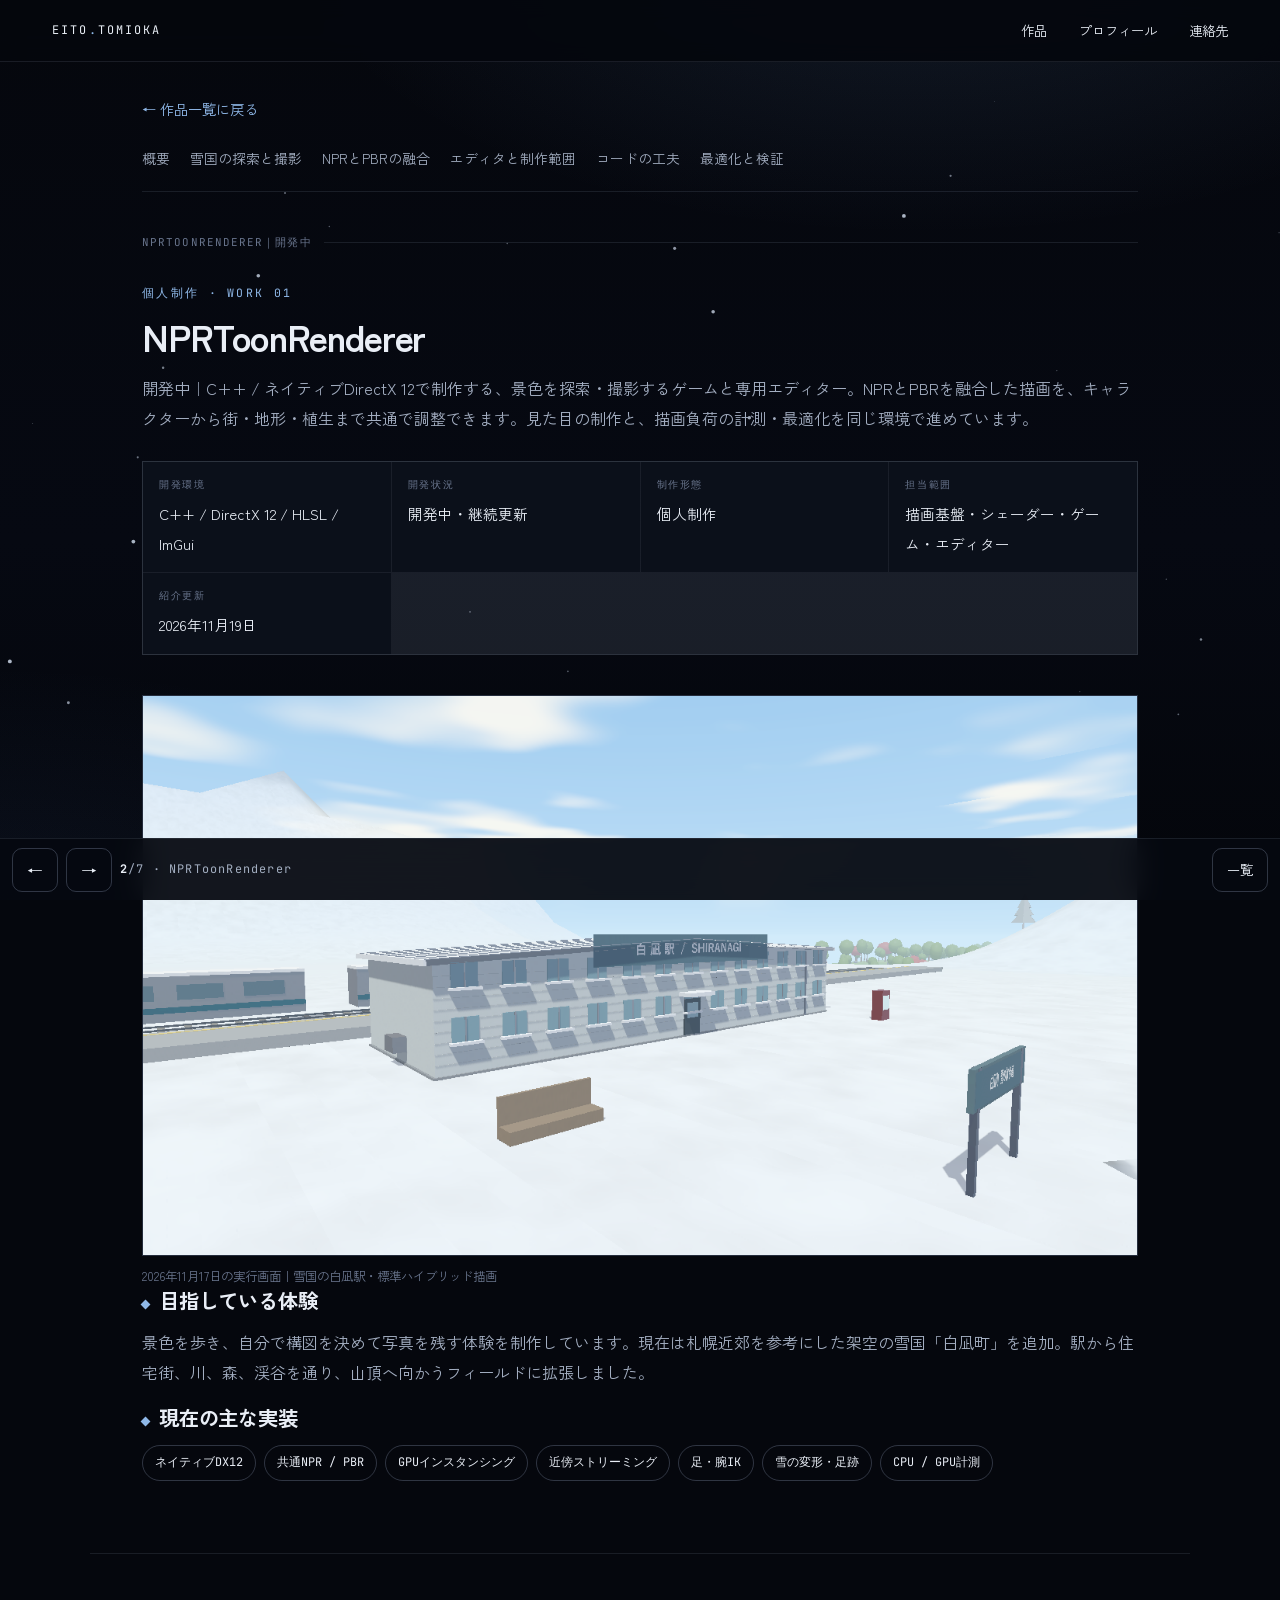
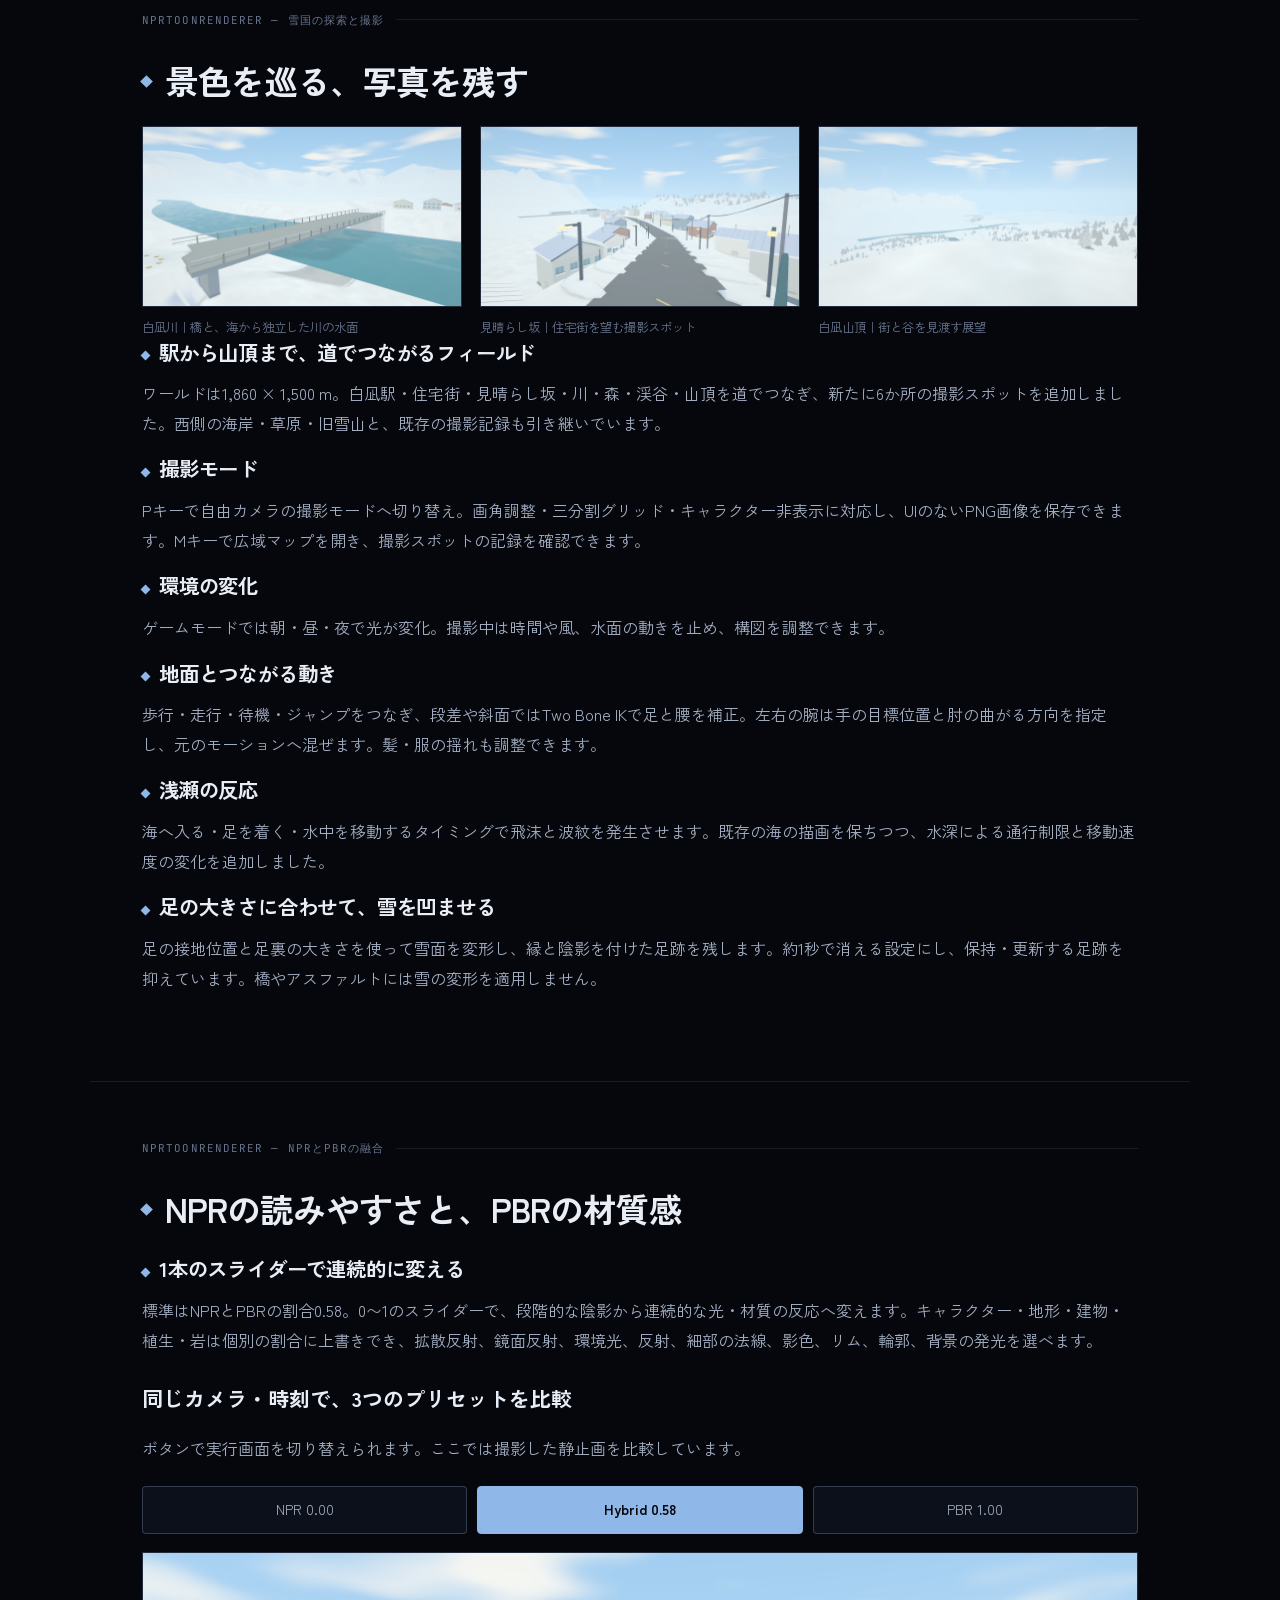
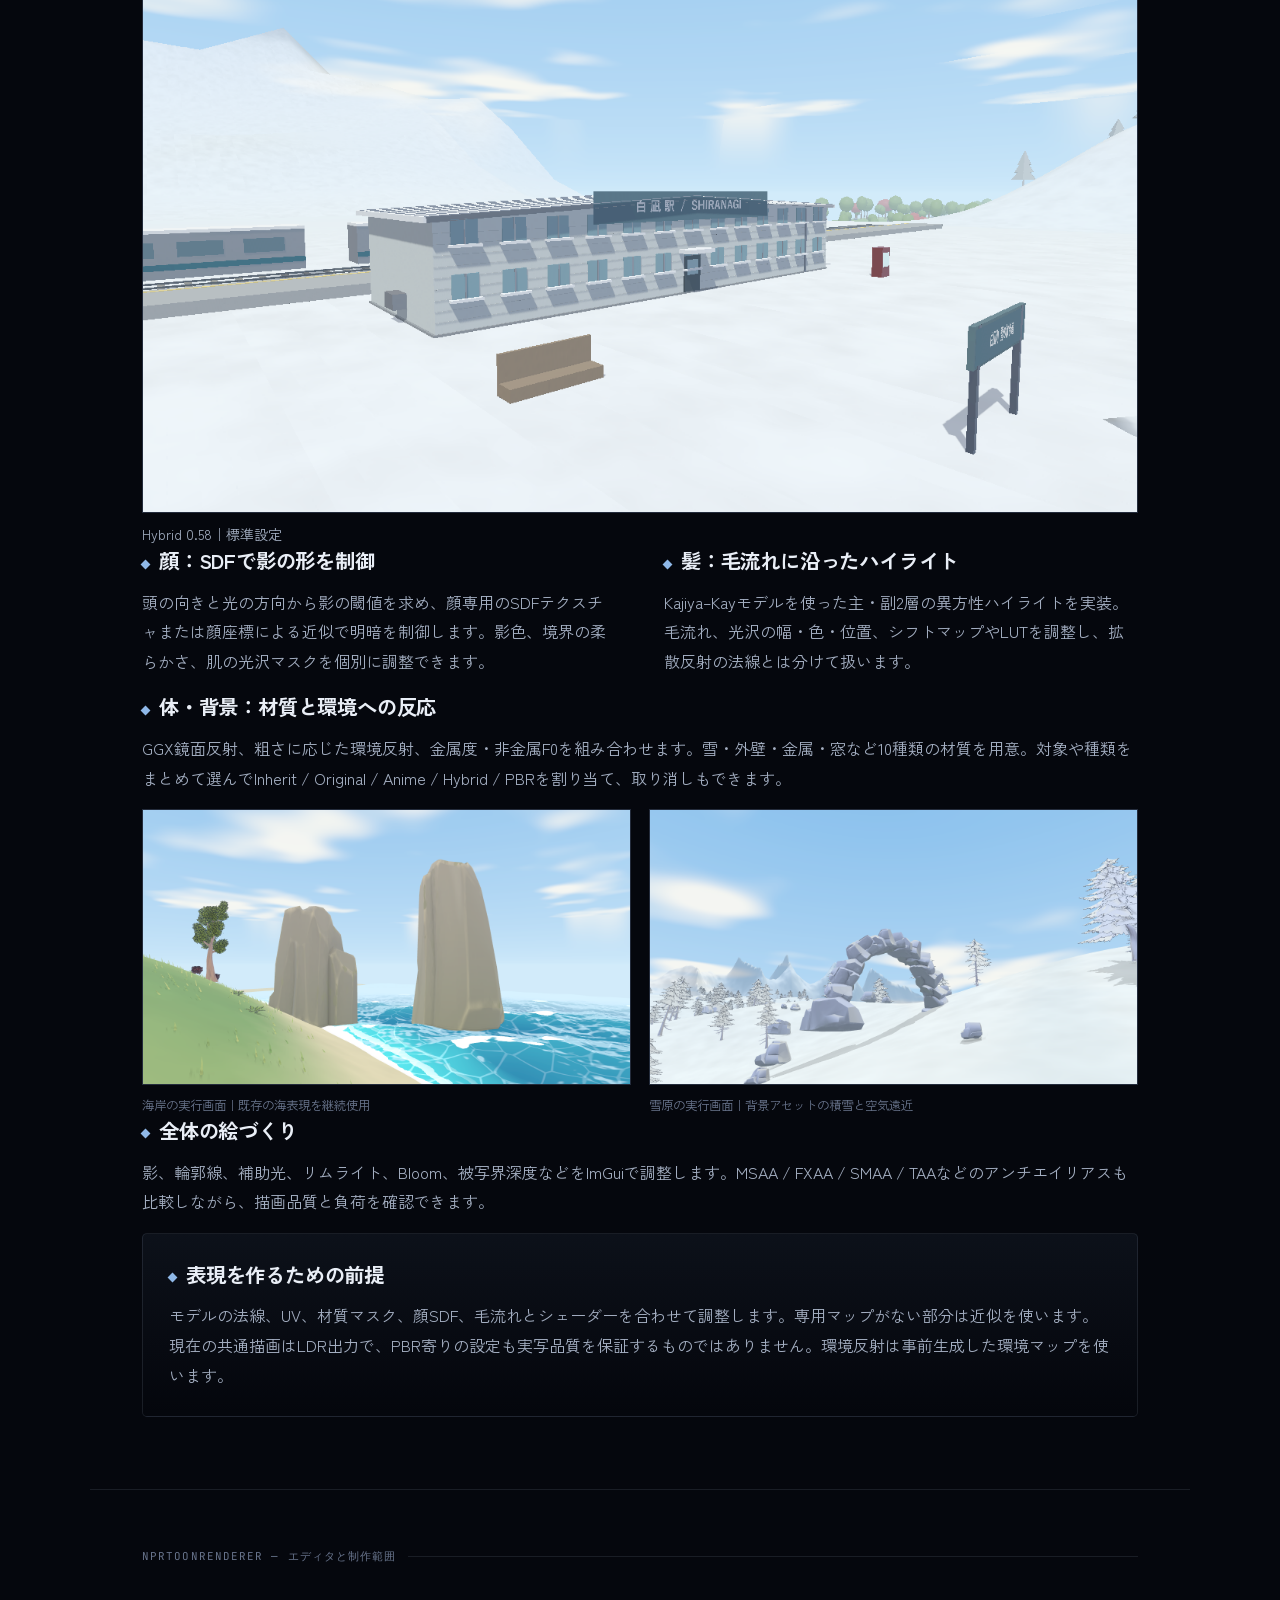
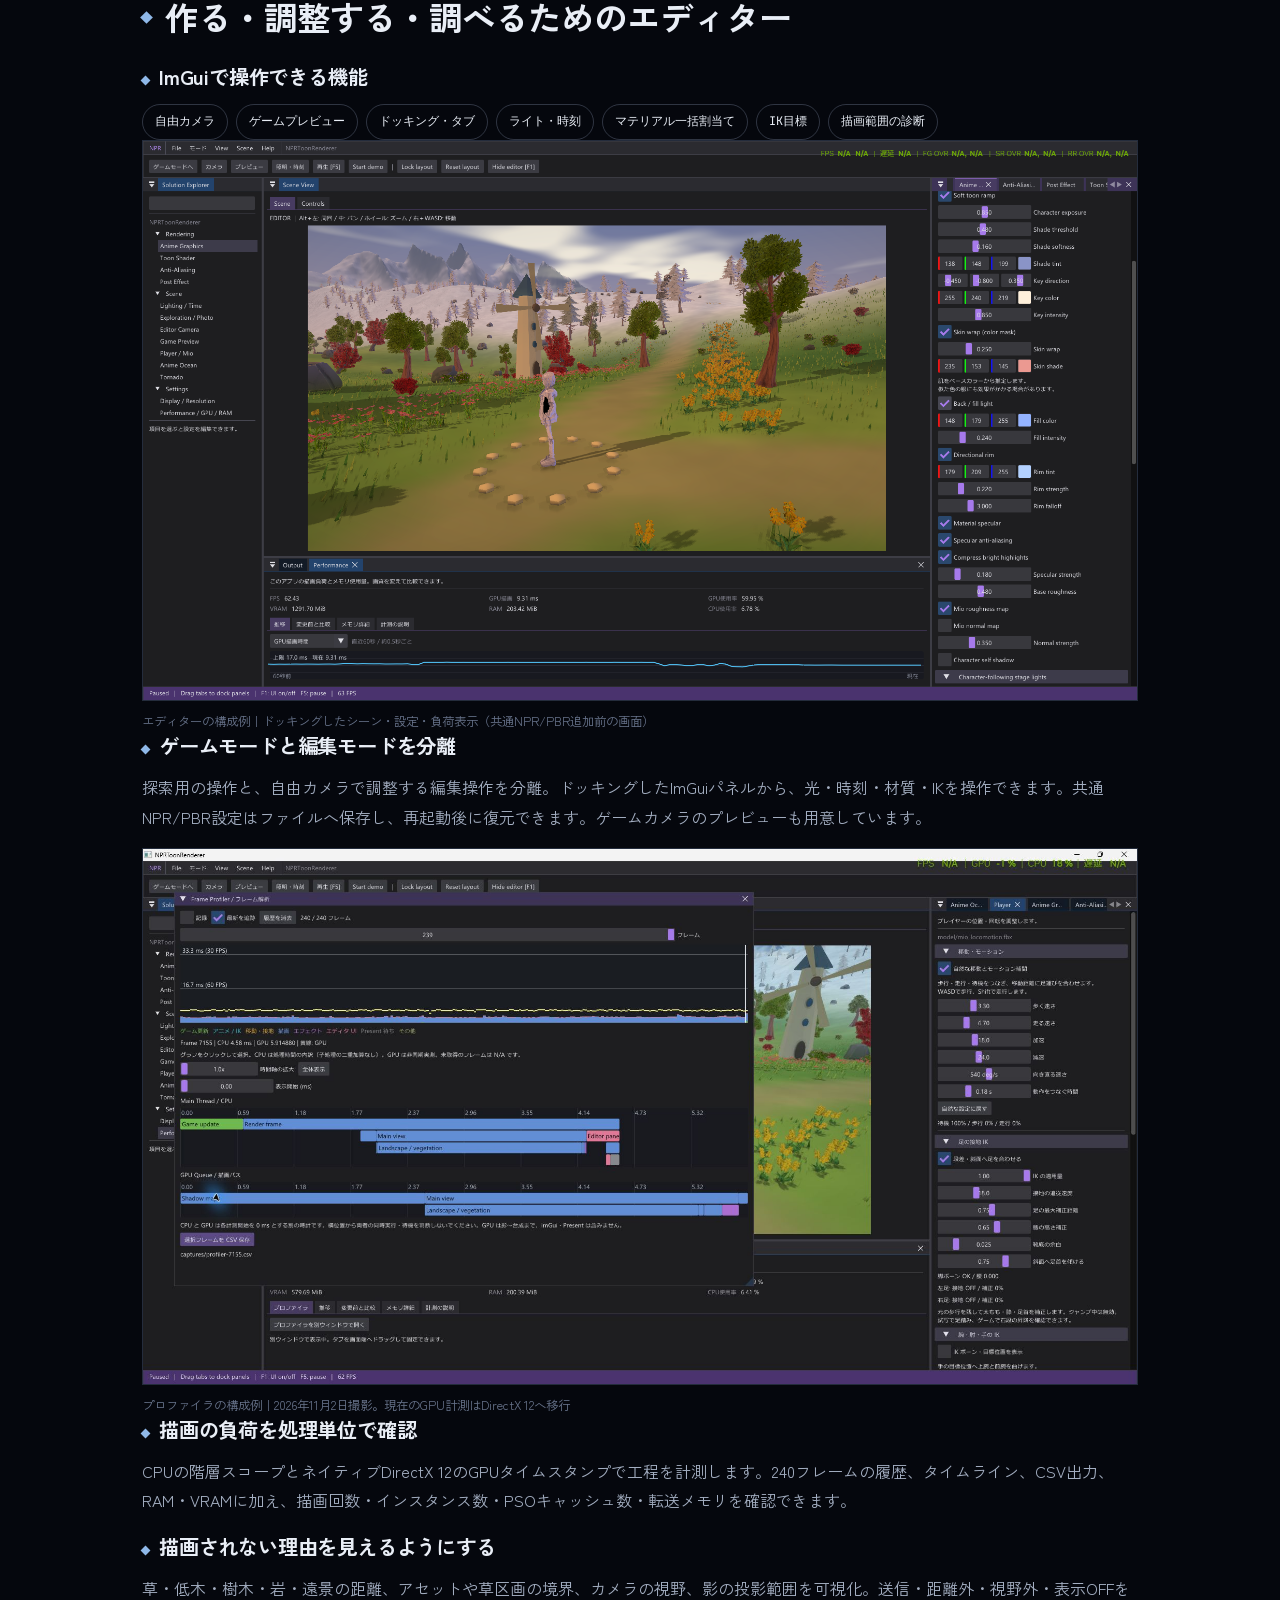
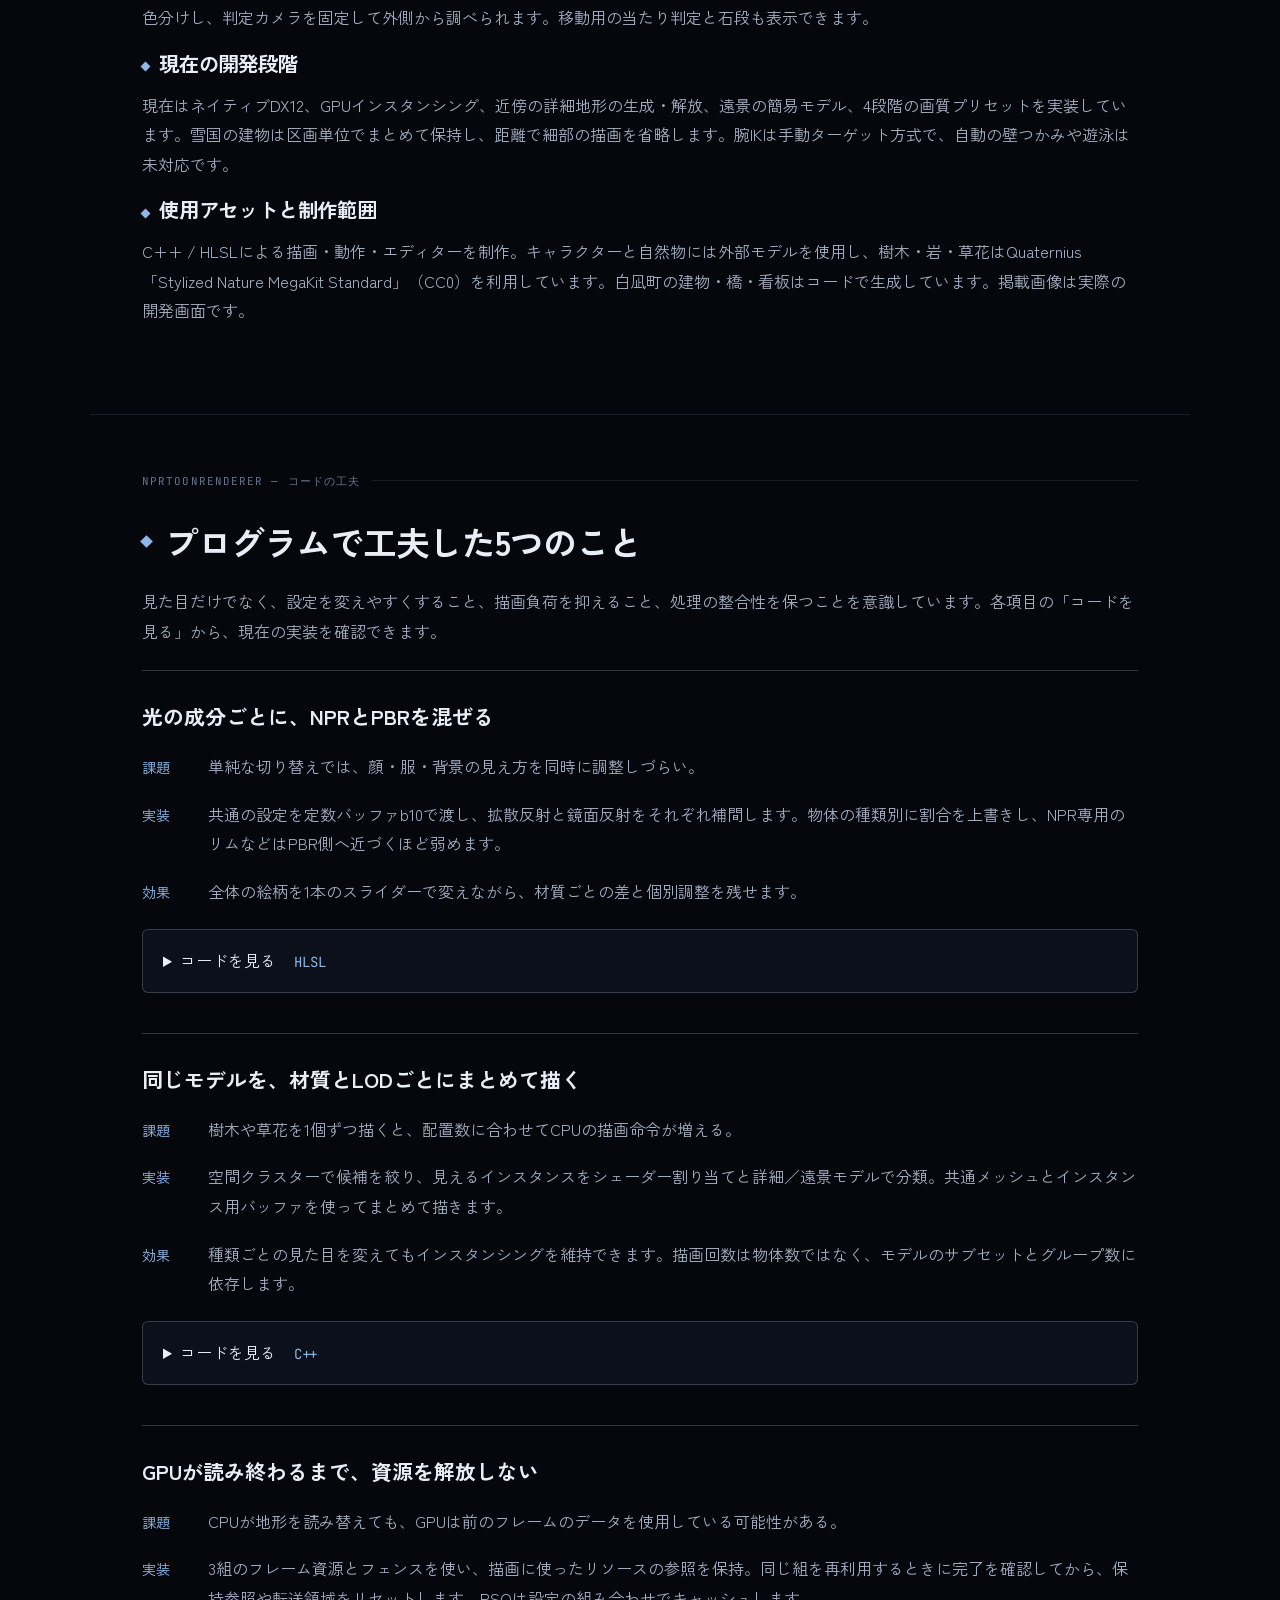
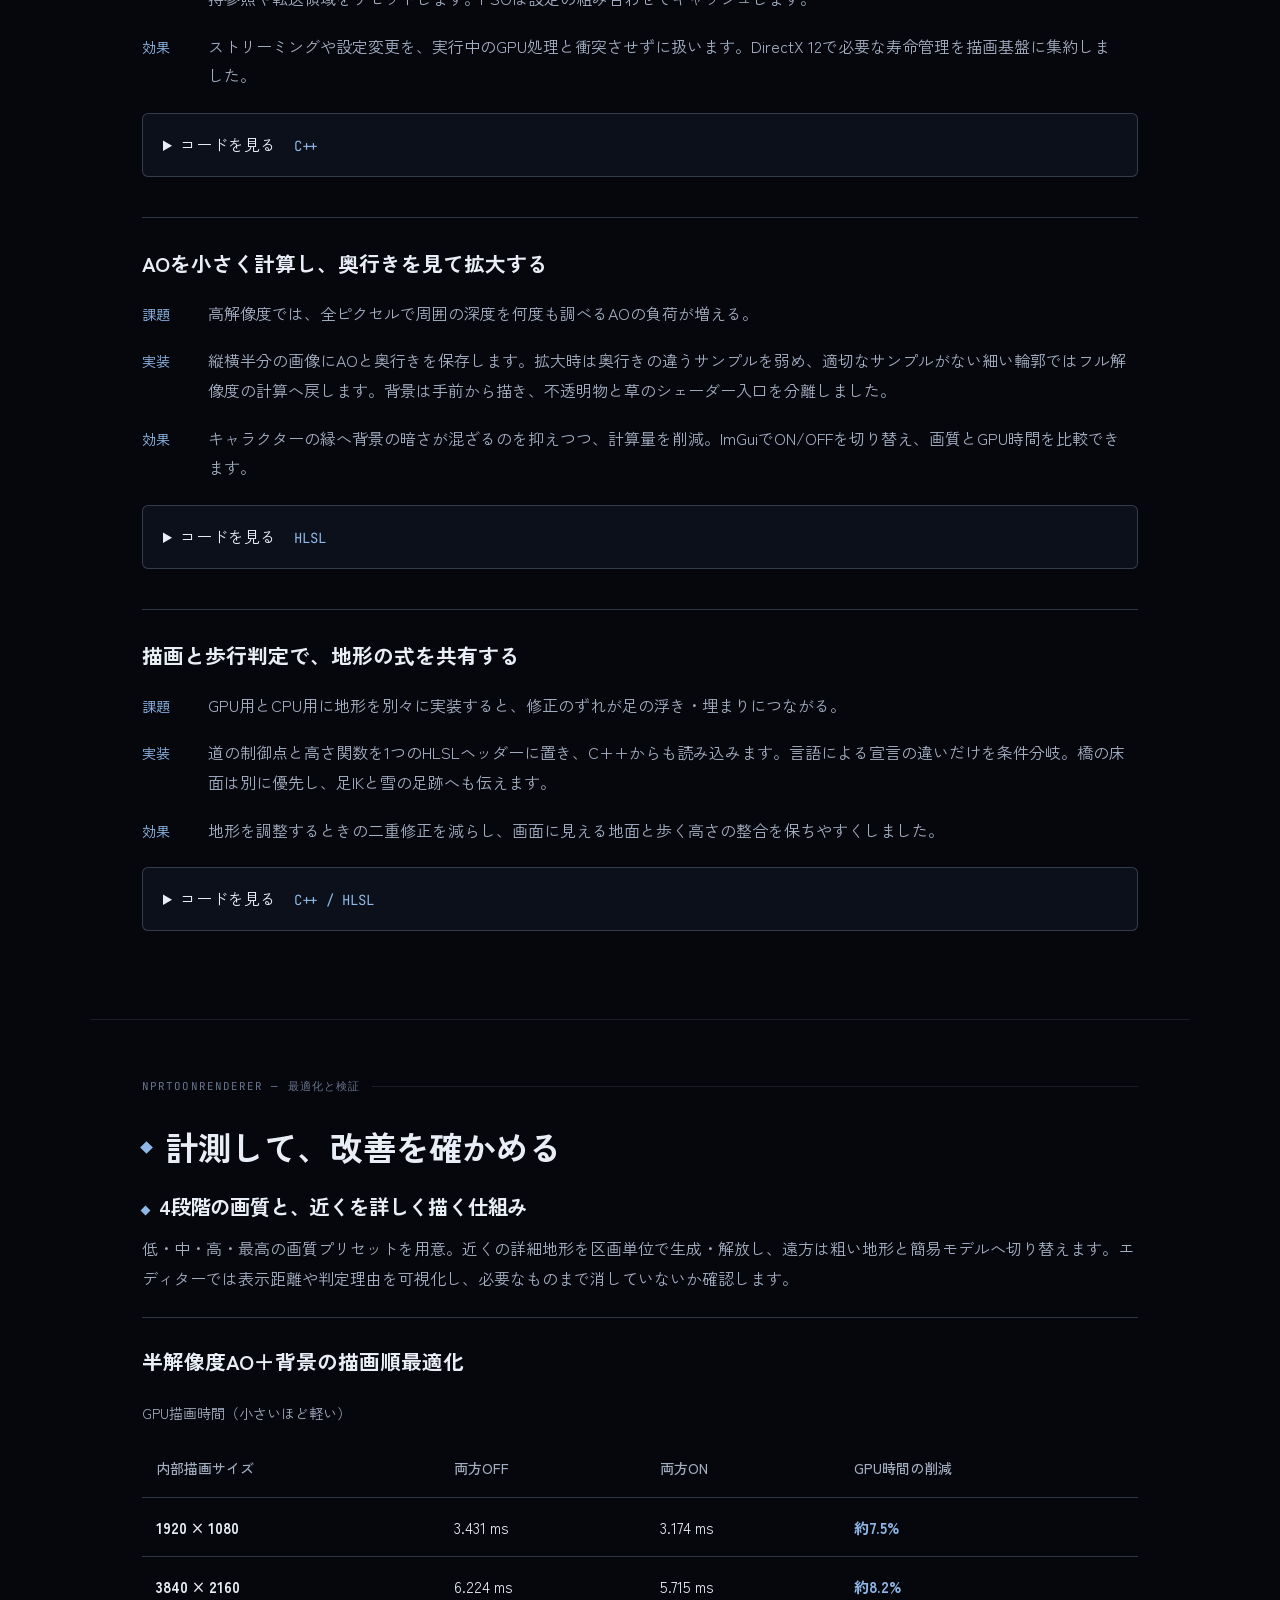
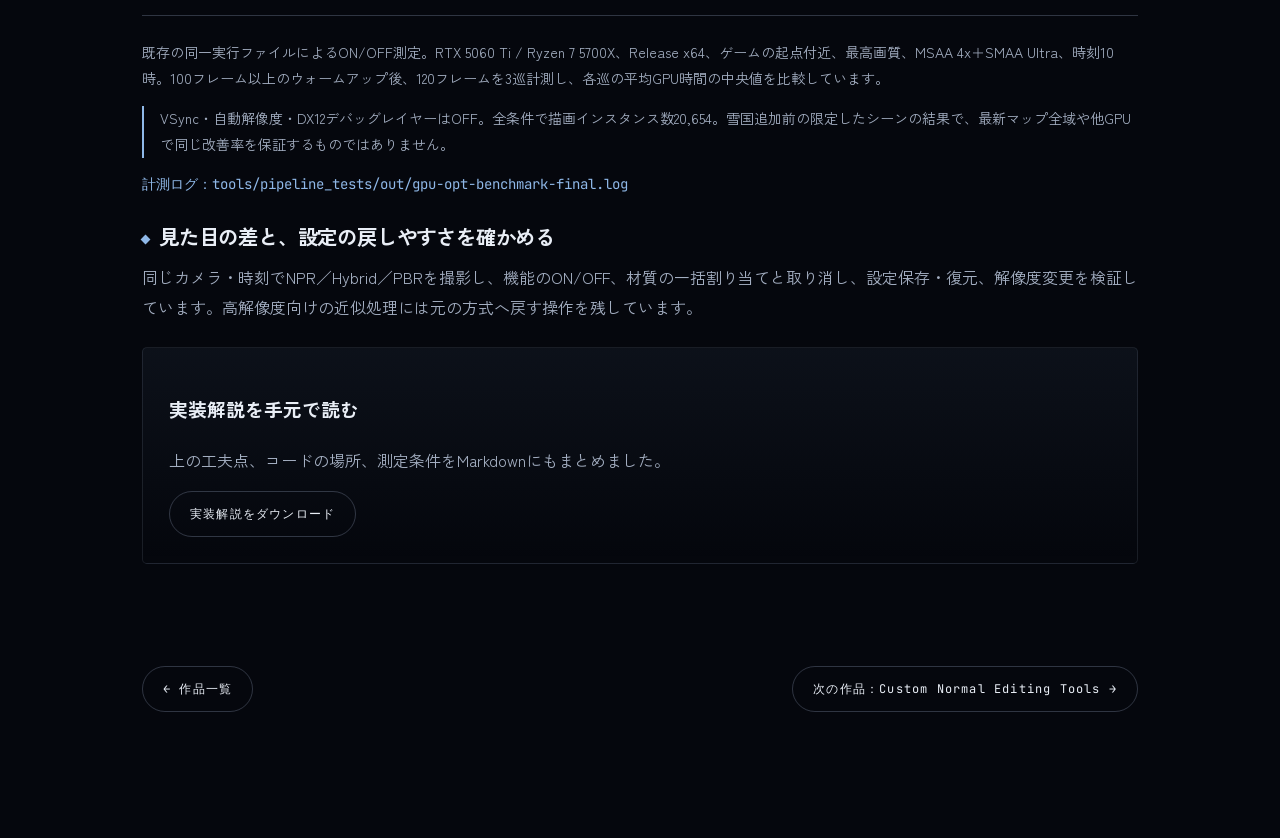
<file: works/nprtoonrenderer/index.html>
<!doctype html>
<html lang="ja">
<head>
<meta charset="utf-8">
<meta name="viewport" content="width=device-width,initial-scale=1,viewport-fit=cover,maximum-scale=5">
<meta name="theme-color" content="#05070d">
<base href="../../">
<title>NPRToonRenderer｜富岡栄斗 ポートフォリオ</title>
<meta name="description" content="C++ / DirectX 12で制作する雪国の探索・撮影ゲームと専用エディター。NPR/PBR融合、GPUインスタンシング、コードの工夫と計測結果を紹介。">
<meta property="og:title" content="NPRToonRenderer｜富岡栄斗 ポートフォリオ">
<meta property="og:description" content="C++ / DirectX 12で制作する雪国の探索・撮影ゲームと専用エディター。NPR/PBR融合、GPUインスタンシング、コードの工夫と計測結果を紹介。">
<meta property="og:type" content="website">
<link rel="preconnect" href="https://fonts.googleapis.com">
<link rel="preconnect" href="https://fonts.gstatic.com" crossorigin>
<link href="https://fonts.googleapis.com/css2?family=JetBrains+Mono:wght@400;500&family=Zen+Kaku+Gothic+New:wght@400;500;700;900&family=Noto+Sans+JP:wght@700;900&family=M+PLUS+1p:wght@800&display=swap" rel="stylesheet">
<link rel="stylesheet" href="style.css?v=renderer20261119">
<script>window.PORTFOLIO_ROUTE="nprtoonrenderer";</script>
<script defer src="portfolio-data.js?v=renderer20261119"></script>
<script defer src="snow.js?v=renderer20261119"></script>
<script defer src="portfolio.js?v=renderer20261119"></script>
</head>
<body>
<a class="skip-link" href="#main">本文へ移動</a>
<div class="bg-gradient" aria-hidden="true"></div>
<canvas id="snow-canvas" aria-hidden="true"></canvas>
<header class="topbar">
  <a class="tb-brand" href="./" data-site-home>EITO<b>.</b>TOMIOKA</a>
  <nav class="site-nav" aria-label="メインメニュー">
    <a href="./#toc" data-home-section="toc">作品</a>
    <a href="./#profile" data-home-section="profile">プロフィール</a>
    <a href="./#end" data-home-section="end">連絡先</a>
  </nav>
</header>
<main class="doc" id="main" tabindex="-1"></main>
<noscript><p class="page">このポートフォリオの閲覧にはJavaScriptを有効にしてください。連絡先：<a href="mailto:eito.tomioka.42728@gmail.com">eito.tomioka.42728@gmail.com</a></p></noscript>
</body>
</html>
</file>
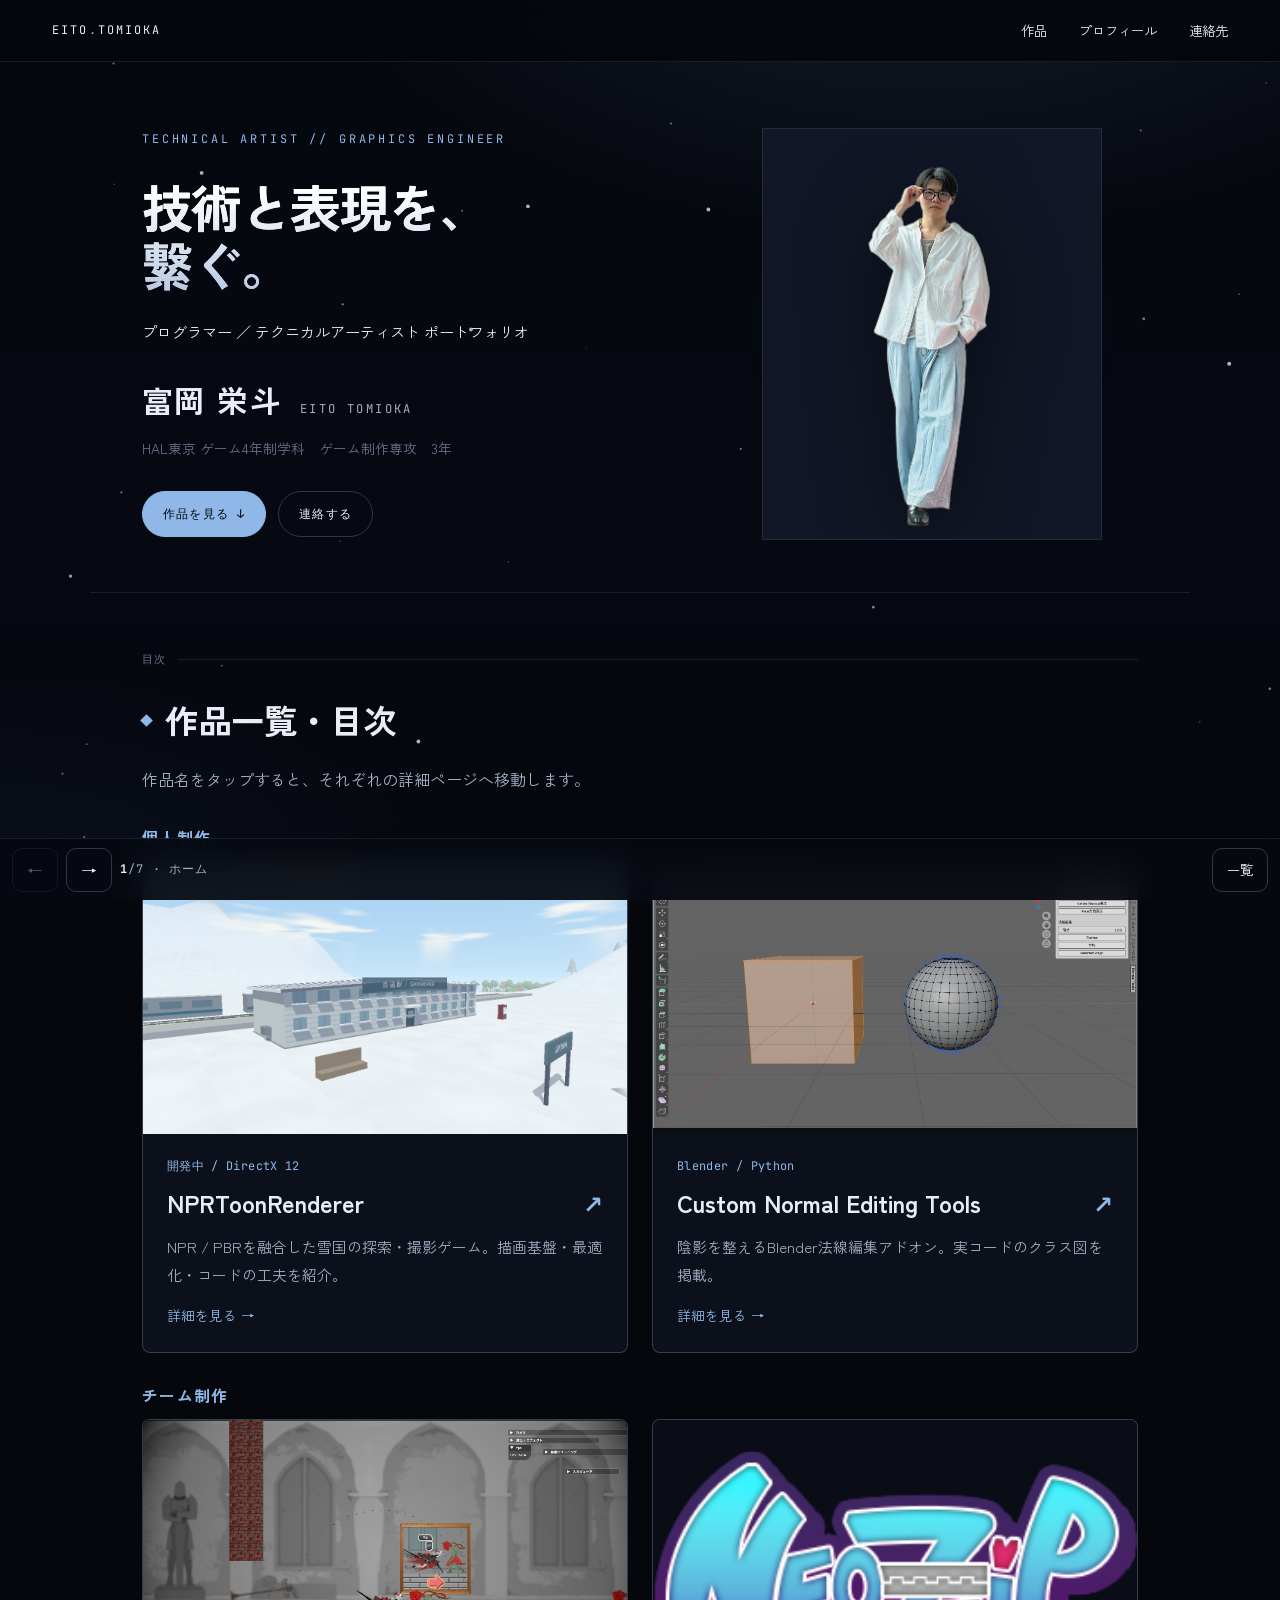
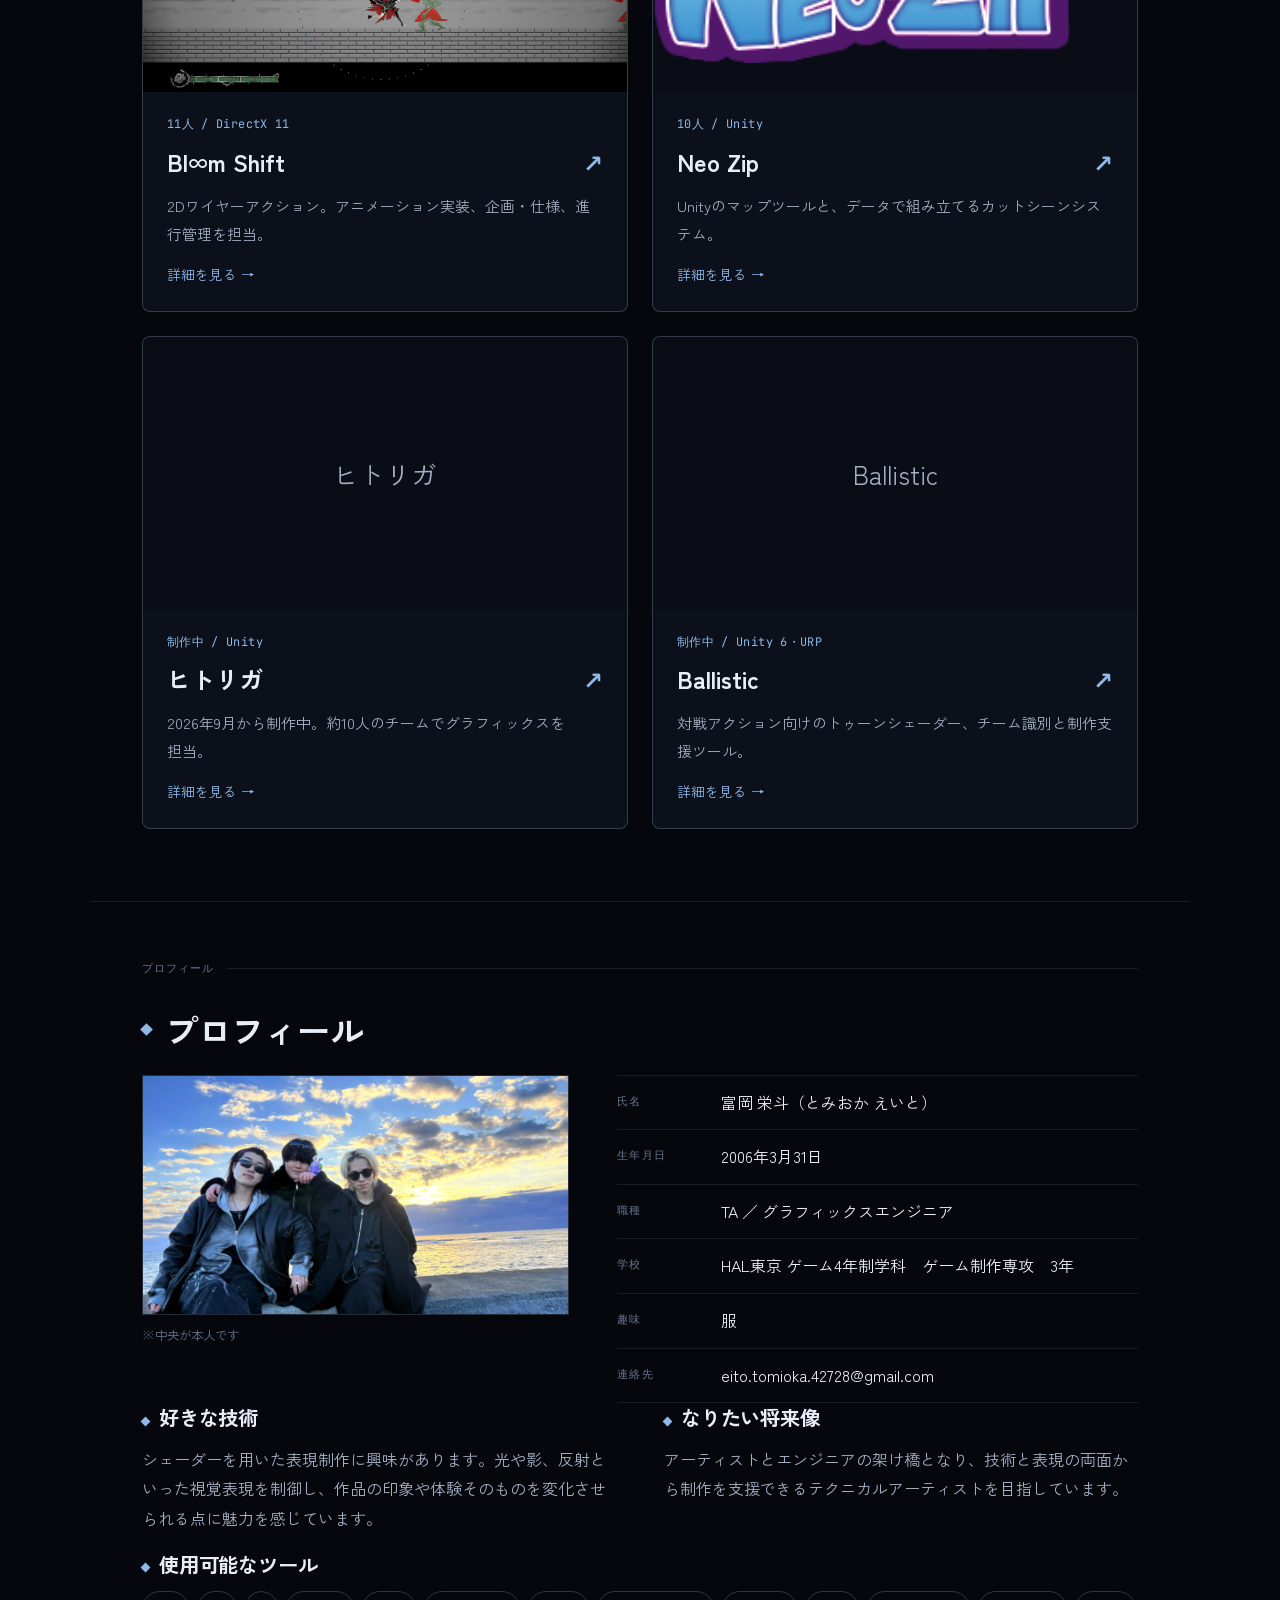
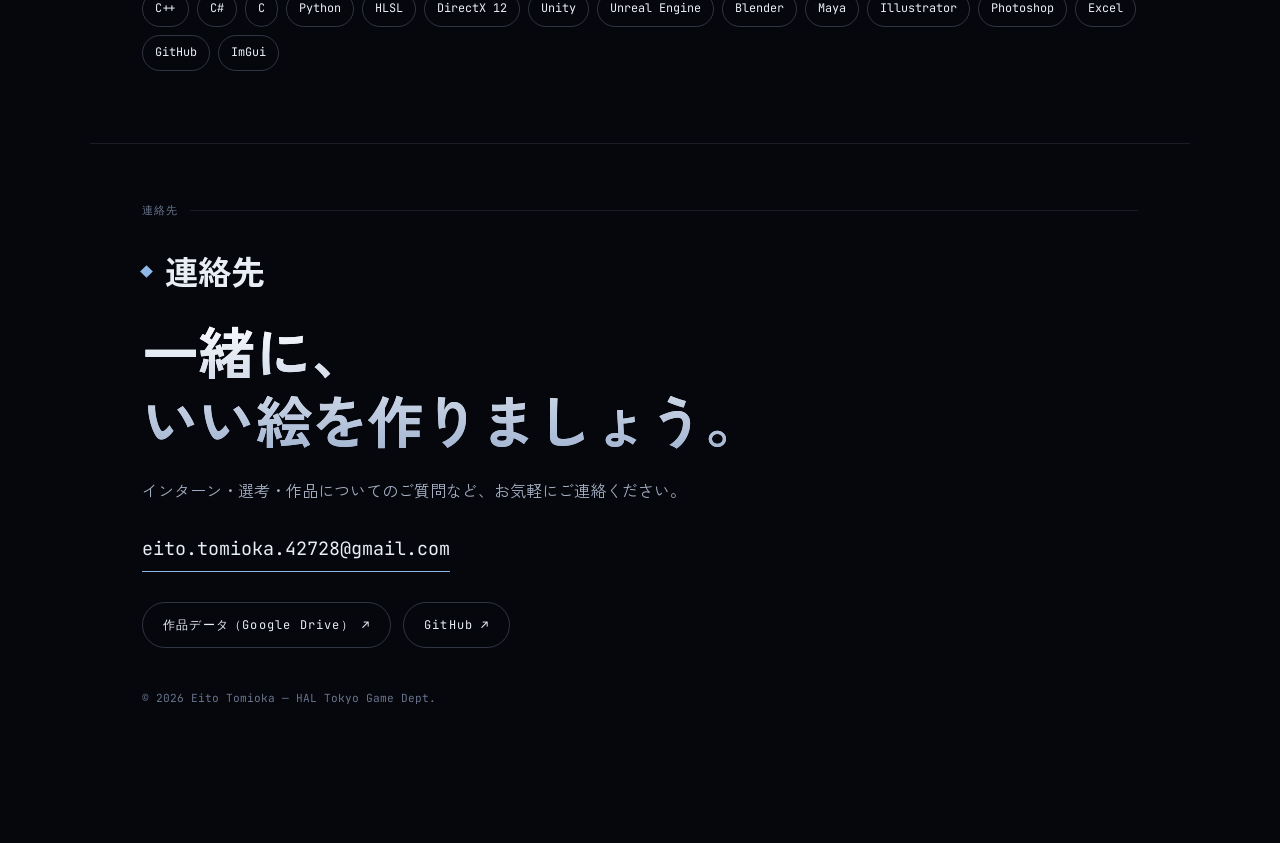
<file: site-template.html>
<!doctype html>
<html lang="ja">
<head>
<meta charset="utf-8">
<meta name="viewport" content="width=device-width,initial-scale=1,viewport-fit=cover,maximum-scale=5">
<meta name="theme-color" content="#05070d">
<base href="__BASE__">
<title>__TITLE__</title>
<meta name="description" content="__DESCRIPTION__">
<meta property="og:title" content="__TITLE__">
<meta property="og:description" content="__DESCRIPTION__">
<meta property="og:type" content="website">
<link rel="preconnect" href="https://fonts.googleapis.com">
<link rel="preconnect" href="https://fonts.gstatic.com" crossorigin>
<link href="https://fonts.googleapis.com/css2?family=JetBrains+Mono:wght@400;500&family=Zen+Kaku+Gothic+New:wght@400;500;700;900&family=Noto+Sans+JP:wght@700;900&family=M+PLUS+1p:wght@800&display=swap" rel="stylesheet">
<link rel="stylesheet" href="style.css?v=renderer20261119">
<script>window.PORTFOLIO_ROUTE=__ROUTE_JSON__;</script>
<script defer src="portfolio-data.js?v=renderer20261119"></script>
<script defer src="snow.js?v=renderer20261119"></script>
<script defer src="portfolio.js?v=renderer20261119"></script>
</head>
<body>
<a class="skip-link" href="#main">本文へ移動</a>
<div class="bg-gradient" aria-hidden="true"></div>
<canvas id="snow-canvas" aria-hidden="true"></canvas>
<header class="topbar">
  <a class="tb-brand" href="./" data-site-home>EITO<b>.</b>TOMIOKA</a>
  <nav class="site-nav" aria-label="メインメニュー">
    <a href="./#toc" data-home-section="toc">作品</a>
    <a href="./#profile" data-home-section="profile">プロフィール</a>
    <a href="./#end" data-home-section="end">連絡先</a>
  </nav>
</header>
<main class="doc" id="main" tabindex="-1"></main>
<noscript><p class="page">このポートフォリオの閲覧にはJavaScriptを有効にしてください。連絡先：<a href="mailto:eito.tomioka.42728@gmail.com">eito.tomioka.42728@gmail.com</a></p></noscript>
</body>
</html>
</file>
<file: style.css>
/* ============================================================
   app.css — ノート型ポートフォリオ + スマホ編集UI
   ============================================================ */
:root {
  --bg-0: #05070d;
  --bg-1: #0b101a;
  --bg-2: #111726;
  --paper: #0d121c;
  --line: rgba(200, 220, 255, .10);
  --line-strong: rgba(200, 220, 255, .22);
  --text: #e9eef6;
  --text-dim: #a3aec1;
  --text-mute: #68748c;
  --accent: #8fb8e8;
  --accent-soft: #8fb8e826;

  --font-base: 16px;
  --scale-h1: 3.2;
  --scale-h2: 2.1;
  --scale-h3: 1.28;
  --leading: 1.85;
  --content-max: 1100px;

  --font-display: 'Zen Kaku Gothic New', 'Hiragino Kaku Gothic ProN', sans-serif;
  --display-weight: 700;
  --display-tracking: -0.03em;
  --font-sans: 'Zen Kaku Gothic New', 'Hiragino Kaku Gothic ProN', system-ui, sans-serif;
  --font-mono: 'JetBrains Mono', ui-monospace, monospace;

  --pad-x: clamp(20px, 5vw, 52px);
  --toolbar-h: 62px;
}

/* グラデーション文字：実際の文字は子要素にあるため、子側で切り抜く */
.cover-k > [data-k], .end-catch > [data-k] {
  display: inline-block;
  background: inherit;
  -webkit-background-clip: text;
  background-clip: text;
  -webkit-text-fill-color: transparent;
}

* { box-sizing: border-box; }
html, body { margin: 0; padding: 0; }
html { -webkit-text-size-adjust: 100%; }
body {
  font-family: var(--font-sans); font-size: var(--font-base); line-height: var(--leading);
  color: var(--text); background: var(--bg-0); overflow-x: hidden;
  font-feature-settings: "palt"; -webkit-font-smoothing: antialiased;
  padding-bottom: calc(var(--toolbar-h) + env(safe-area-inset-bottom, 0px));
}
img { max-width: 100%; display: block; }
a { color: inherit; text-decoration: none; }
p { margin: 0 0 1em; color: var(--text-dim); text-wrap: pretty; }
figure { margin: 0; }
figcaption { margin-top: 10px; font-size: .78rem; color: var(--text-mute); line-height: 1.65; }
b, strong { color: var(--text); }

.bg-gradient {
  position: fixed; inset: 0; z-index: -2;
  background:
    radial-gradient(ellipse 80% 55% at 72% -8%, rgba(120,170,230,.13), transparent 62%),
    radial-gradient(ellipse 60% 40% at 0% 102%, rgba(80,120,200,.09), transparent 70%),
    linear-gradient(180deg, #05070d, #060912 60%, #04060b);
}
#snow-canvas { position: fixed; inset: 0; z-index: -1; pointer-events: none; }

/* ---------- top bar ---------- */
.topbar {
  position: fixed; top: 0; left: 0; right: 0; z-index: 30;
  display: flex; align-items: center; justify-content: space-between; gap: 12px;
  padding: 12px var(--pad-x);
  background: linear-gradient(180deg, rgba(5,7,13,.92), rgba(5,7,13,.55) 70%, transparent);
  backdrop-filter: blur(10px); -webkit-backdrop-filter: blur(10px);
}
.tb-brand { font-family: var(--font-mono); font-size: .74rem; letter-spacing: .18em; }
.tb-brand b { color: var(--accent); font-weight: 400; }
.tb-role { font-family: var(--font-mono); font-size: .68rem; letter-spacing: .14em; color: var(--text-mute); }
@media (max-width: 560px) { .tb-role { display: none; } }

/* ---------- document / pages ---------- */
.doc { padding-top: 64px; }
.page {
  display: block;
  max-width: var(--content-max); margin: 0 auto;
  padding: 56px var(--pad-x) 72px;
  scroll-margin-top: var(--toolbar-h);
}
.page + .page { border-top: 1px solid var(--line); }
.pg-tag {
  font-family: var(--font-mono); font-size: .68rem; letter-spacing: .2em; color: var(--text-mute);
  text-transform: uppercase; margin-bottom: 30px; display: flex; align-items: center; gap: 12px;
}
.pg-tag::after { content: ""; flex: 1; height: 1px; background: var(--line); }
.page-inner { display: contents; }
.page.flash { animation: flash 1.1s ease; }
@keyframes flash { from { background: rgba(143,184,232,.07); } }
@media (prefers-reduced-motion: reduce) { .page.active { animation: none; } }

/* スクロールで現れる演出 */
.page .blk-wrap, .page .cover-layout, .page .toc-row, .page .specs, .page .note, .page .team-row {
  opacity: 0; transform: translateY(18px);
  transition: opacity .7s cubic-bezier(.2,.7,.3,1), transform .7s cubic-bezier(.2,.7,.3,1);
}
.page.in .blk-wrap, .page.in .cover-layout, .page.in .toc-row, .page.in .specs, .page.in .note, .page.in .team-row { opacity: 1; transform: none; }
.page.in .blk-wrap:nth-child(2) { transition-delay: .05s; }
.page.in .blk-wrap:nth-child(3) { transition-delay: .1s; }
.page.in .blk-wrap:nth-child(4) { transition-delay: .14s; }
.page.in .toc-row:nth-child(2) { transition-delay: .04s; }
.page.in .toc-row:nth-child(3) { transition-delay: .08s; }
.page.in .toc-row:nth-child(4) { transition-delay: .12s; }
.page.in .toc-row:nth-child(5) { transition-delay: .16s; }
@media (prefers-reduced-motion: reduce) {
  .page .blk-wrap, .page .cover, .page .toc-row, .page .specs, .page .note, .page .team-row { opacity: 1; transform: none; transition: none; }
}

/* ---------- blocks ---------- */
.blk + .blk { margin-top: 44px; }
.h1 {
  display: flex; align-items: center; gap: 14px; margin: 0 0 24px;
  font-family: var(--font-display); font-weight: var(--display-weight);
  letter-spacing: var(--display-tracking);
  font-size: calc(var(--font-base) * var(--scale-h2)); line-height: 1.25;
}
.h1::before { content: ""; width: 9px; height: 9px; background: var(--accent); transform: rotate(45deg); flex: none; }
.p-title {
  font-family: var(--font-display); font-weight: var(--display-weight);
  font-size: calc(var(--font-base) * var(--scale-h3)); letter-spacing: -.01em;
  margin-bottom: 12px; line-height: 1.45;
}
.p-title::before { content: ""; display: inline-block; width: 7px; height: 7px; background: var(--accent); transform: rotate(45deg); margin-right: 10px; vertical-align: middle; }

.hd { margin-bottom: 28px; }
.hd-top { display: flex; align-items: flex-start; justify-content: space-between; gap: 20px; }
.hd-kicker { font-family: var(--font-mono); font-size: .72rem; letter-spacing: .2em; color: var(--accent); text-transform: uppercase; margin-bottom: 12px; }
.hd-title {
  font-family: var(--font-display); font-weight: var(--display-weight); letter-spacing: var(--display-tracking);
  font-size: calc(var(--font-base) * var(--scale-h2) * 1.1); line-height: 1.15; margin: 0;
}
.hd-sub { margin-top: 16px; color: var(--text-dim); }
.hd-logo { width: clamp(88px, 16vw, 140px); flex: none; }
.hd-logo img { width: 100%; }

.specs { display: grid; grid-template-columns: repeat(4, minmax(0,1fr)); gap: 1px; background: var(--line); border: 1px solid var(--line); margin: 0 0 40px; }
.specs > div { background: var(--bg-1); padding: 14px 16px; }
.specs .k { display: block; font-family: var(--font-mono); font-size: .64rem; letter-spacing: .16em; color: var(--text-mute); text-transform: uppercase; margin-bottom: 4px; }
.specs .v { font-size: .92rem; line-height: 1.5; }
@media (max-width: 720px) { .specs { grid-template-columns: repeat(2, minmax(0,1fr)); } }

.cols { display: grid; gap: clamp(20px, 4vw, 48px); align-items: start; }
@media (max-width: 780px) { .cols { grid-template-columns: 1fr !important; } }

.figs { display: grid; gap: 18px; }
.figs.c2 { grid-template-columns: 1fr 1fr; }
.figs.c3 { grid-template-columns: repeat(3, 1fr); }
@media (max-width: 640px) { .figs.c3 { grid-template-columns: 1fr; } .figs.c2 { grid-template-columns: 1fr; } }

.note { border: 1px solid var(--line); background: linear-gradient(180deg, rgba(143,184,232,.06), transparent); padding: 26px; border-radius: 5px; }
.note .p-title { margin-top: 0; }
.note p:last-child { margin-bottom: 0; }

.spec-dl { display: grid; grid-template-columns: 6.5em 1fr; margin: 0; border-top: 1px solid var(--line); }
.spec-dl dt, .spec-dl dd { margin: 0; padding: 12px 0; border-bottom: 1px solid var(--line); }
.spec-dl dt { font-family: var(--font-mono); font-size: .7rem; letter-spacing: .14em; color: var(--text-mute); padding-top: 15px; }
.spec-dl dd { word-break: break-all; }

.tags { display: flex; flex-wrap: wrap; gap: 8px; }
.chip { font-family: var(--font-mono); font-size: .74rem; padding: 6px 12px; border: 1px solid var(--line-strong); border-radius: 999px; }

.flow { display: flex; flex-wrap: wrap; align-items: center; gap: 8px; }
.flow span { font-family: var(--font-mono); font-size: .75rem; padding: 7px 12px; border: 1px solid var(--line-strong); border-radius: 4px; background: var(--bg-1); }
.flow i { font-style: normal; color: var(--accent); }
.flow span:last-child { border-color: var(--accent); color: var(--accent); }
.flow.v { flex-direction: column; align-items: stretch; }
.flow.v i { text-align: center; line-height: 1; }

.layers { display: grid; gap: 6px; }
.layer { display: grid; grid-template-columns: 1fr auto; gap: 12px; align-items: center; padding: 13px 16px; border: 1px solid var(--line-strong); border-radius: 4px; background: var(--bg-1); }
.layer b { font-family: var(--font-mono); font-weight: 500; font-size: .88rem; }
.layer small { font-family: var(--font-mono); font-size: .7rem; color: var(--text-mute); }

.team { display: grid; grid-template-columns: repeat(auto-fill, minmax(280px, 1fr)); gap: 0 28px; }
.team-row { display: grid; grid-template-columns: 9em 1fr; gap: 12px; padding: 11px 0; border-bottom: 1px solid var(--line); align-items: baseline; }
.team-row .nm { font-size: .95rem; }
.team-row .rl { font-size: .8rem; color: var(--text-dim); }
@media (max-width: 520px) { .team-row { grid-template-columns: 1fr; gap: 2px; } }

/* cover */
.cover-layout { min-height: calc(100svh - 200px); display: grid; grid-template-columns: 1.15fr .85fr; gap: 28px; align-items: center; }
.cover-eyebrow { font-family: var(--font-mono); font-size: .74rem; letter-spacing: .24em; color: var(--accent); text-transform: uppercase; margin-bottom: 26px; }
.cover-k {
  font-family: var(--font-display); font-weight: var(--display-weight); letter-spacing: var(--display-tracking);
  font-size: calc(var(--font-base) * var(--scale-h1)); line-height: 1.14; white-space: pre-line;
  background: linear-gradient(180deg, #fff 12%, #b8c9e4 100%);
  -webkit-background-clip: text; background-clip: text; -webkit-text-fill-color: transparent;
}
.cover-lead { margin-top: 24px; color: var(--text); font-size: .95rem; }
.cover-name { margin-top: 26px; display: flex; gap: 8px 18px; flex-wrap: wrap; align-items: baseline; }
.cover-name .ja { font-family: var(--font-display); font-weight: var(--display-weight); font-size: clamp(1.4rem, 3vw, 1.9rem); letter-spacing: .07em; }
.cover-name .en { font-family: var(--font-mono); font-size: .76rem; letter-spacing: .2em; color: var(--text-dim); text-transform: uppercase; }
.cover-school { margin-top: 8px; font-size: .86rem; color: var(--text-mute); }
.cover-cta { margin-top: 30px; display: flex; gap: 12px; flex-wrap: wrap; }
.btn { display: inline-flex; align-items: center; gap: 8px; min-height: 46px; padding: 0 20px; border-radius: 999px; font-family: var(--font-mono); font-size: .75rem; letter-spacing: .1em; border: 1px solid var(--line-strong); color: var(--text); }
.btn.primary { background: var(--accent); color: #05070d; border-color: var(--accent); }
.cover-visual { position: relative; justify-self: center; width: min(100%, 340px); }
.cover-visual::after { content: ""; position: absolute; inset: 6% -8% 4%; z-index: -1; background: radial-gradient(ellipse at 50% 45%, rgba(143,184,232,.18), transparent 66%); }
.cover-visual img { filter: drop-shadow(0 18px 36px rgba(0,0,0,.5)); }
@media (max-width: 800px) {
  .cover-layout { grid-template-columns: 1fr; }
  .cover-visual { order: -1; width: min(54vw, 220px); justify-self: start; }
}

/* toc */
.toc-row { display: grid; grid-template-columns: 3.4em 1fr; gap: 18px; padding: 16px 0; border-bottom: 1px solid var(--line); align-items: baseline; }
.toc-row { cursor: pointer; transition: padding-left .2s, background .2s; }
.toc-row:hover { padding-left: 10px; background: linear-gradient(90deg, var(--accent-soft), transparent 60%); }
.toc-num { font-family: var(--font-mono); font-size: .8rem; color: var(--accent); }
.toc-label { font-family: var(--font-display); font-weight: var(--display-weight); font-size: clamp(1.1rem, 2.4vw, 1.5rem); letter-spacing: -.01em; }

/* end page */
.end-catch {
  font-family: var(--font-display); font-weight: var(--display-weight); letter-spacing: var(--display-tracking);
  font-size: clamp(2rem, 6.4vw, 3.6rem); line-height: 1.2; margin-bottom: 22px; white-space: pre-line;
  background: linear-gradient(180deg, #fff, #a2b4d1); -webkit-background-clip: text; background-clip: text; -webkit-text-fill-color: transparent;
}
.end-mail { display: inline-block; font-family: var(--font-mono); font-size: clamp(.9rem, 2.6vw, 1.15rem); border-bottom: 1px solid var(--accent); padding-bottom: 5px; margin: 10px 0 30px; word-break: break-all; }

/* image slot */
.is { position: relative; overflow: hidden; background: var(--bg-2); border: 1px solid var(--line); cursor: zoom-in; }
.is.empty { min-height: 160px; background: repeating-linear-gradient(45deg, rgba(200,220,255,.03) 0 12px, rgba(200,220,255,.06) 12px 24px), var(--bg-2); }
.is.empty::after { content: "画像なし"; position: absolute; inset: 0; display: flex; align-items: center; justify-content: center; font-family: var(--font-mono); font-size: .7rem; letter-spacing: .14em; color: var(--text-mute); }
.is img { width: 100%; height: 100%; }
.is.contain { width: fit-content; max-width: 100%; margin-inline: auto; }
.is.contain img { display: block; width: auto; height: auto; max-width: 100%; object-fit: contain; }
.is.cover img { width: 100%; height: auto; object-fit: contain; }
.is.r169 img, .is.r43 img { width: 100%; height: 100%; object-fit: contain; }
.is.r169 { aspect-ratio: 16/9; }
.is.r43 { aspect-ratio: 4/3; }

/* lightbox */
.lightbox { position: fixed; inset: 0; z-index: 70; background: rgba(3,5,10,.94); display: flex; align-items: center; justify-content: center; padding: 20px; opacity: 0; pointer-events: none; transition: opacity .2s; cursor: zoom-out; }
.lightbox.open { opacity: 1; pointer-events: auto; }
.lightbox img { max-width: 100%; max-height: 88vh; width: auto; }

/* ============================================================
   スマホ編集UI
   ============================================================ */
[data-k] { outline: none; }

.toolbar {
  position: fixed; left: 0; right: 0; bottom: 0; z-index: 40;
  display: flex; align-items: center; gap: 8px;
  padding: 8px 12px calc(8px + env(safe-area-inset-bottom, 0px));
  background: rgba(6,9,16,.94);
  backdrop-filter: blur(14px); -webkit-backdrop-filter: blur(14px);
  border-top: 1px solid var(--line);
  min-height: var(--toolbar-h);
}
.tb-btn {
  flex: none; min-height: 44px; padding: 0 14px; border-radius: 10px;
  background: transparent; border: 1px solid var(--line-strong); color: var(--text);
  font-family: var(--font-sans); font-size: .82rem; display: inline-flex; align-items: center; gap: 6px; cursor: pointer;
}
.tb-btn.icon { width: 46px; justify-content: center; padding: 0; font-size: 1rem; }
.tb-btn:disabled { opacity: .35; }
.tb-spacer { flex: 1; }
.pg-label { font-family: var(--font-mono); font-size: .74rem; letter-spacing: .1em; color: var(--text-dim); }
.pg-label b { color: var(--text); }

/* 編集バー */
.editbar { display: none; }
body.editing .editbar { display: flex; }
body.editing .viewbar { display: none; }

/* ボトムシート */
.sheet {
  position: fixed; left: 0; right: 0; bottom: 0; z-index: 45;
  background: rgba(9,13,22,.98); border-top: 1px solid var(--line-strong);
  border-radius: 18px 18px 0 0; padding: 8px 16px calc(16px + env(safe-area-inset-bottom, 0px));
  max-height: 76vh; overflow-y: auto;
  transform: translateY(102%); transition: transform .28s cubic-bezier(.3,.7,.3,1);
  box-shadow: 0 -20px 60px rgba(0,0,0,.6);
}
.sheet.open { transform: none; }
.sheet-grip { width: 44px; height: 4px; border-radius: 2px; background: var(--line-strong); margin: 8px auto 14px; cursor: pointer; }
.sheet h4 { font-family: var(--font-mono); font-weight: 400; font-size: .68rem; letter-spacing: .16em; text-transform: uppercase; color: var(--text-mute); margin: 20px 0 10px; padding-top: 14px; border-top: 1px solid var(--line); }
.sheet h4:first-of-type { border: none; margin-top: 4px; padding-top: 0; }
.sh-title { font-size: 1.05rem; font-weight: 700; margin: 0 0 2px; }
.sh-sub { font-size: .78rem; color: var(--text-dim); margin: 0 0 6px; }
.row { display: flex; flex-direction: column; gap: 4px; margin-bottom: 14px; }
.row > label { display: flex; justify-content: space-between; font-size: .8rem; color: var(--text-dim); }
.row > label .val { font-family: var(--font-mono); color: var(--accent); }
.row input[type=range] { width: 100%; height: 30px; accent-color: var(--accent); }
.grid2 { display: grid; grid-template-columns: 1fr 1fr; gap: 8px; }
.grid4 { display: grid; grid-template-columns: repeat(4, 1fr); gap: 8px; }
.choice, .act {
  min-height: 46px; border-radius: 10px; border: 1px solid var(--line-strong);
  background: transparent; color: var(--text); font-size: .86rem; font-family: var(--font-sans); cursor: pointer;
  display: flex; align-items: center; justify-content: center; gap: 8px;
}
.choice.active { border-color: var(--accent); background: var(--accent-soft); color: var(--accent); }
.choice i { width: 18px; height: 18px; border-radius: 50%; display: block; }
.act.danger { color: #ff9d9d; border-color: rgba(255,120,120,.35); }
.act.primary { background: var(--accent); color: #05070d; border-color: var(--accent); font-weight: 700; }

.progress { position: fixed; top: 0; left: 0; height: 2px; background: var(--accent); z-index: 35; width: 0; transition: width .12s linear; }
.hint { position: fixed; left: 50%; transform: translateX(-50%); bottom: calc(var(--toolbar-h) + 18px); z-index: 60;
  padding: 10px 18px; border-radius: 999px; background: rgba(10,14,24,.96); border: 1px solid var(--line-strong);
  font-size: .8rem; white-space: nowrap; opacity: 0; pointer-events: none; transition: opacity .3s; }
.hint.show { opacity: 1; }

/* ページ一覧ドロワー */
.drawer { position: fixed; inset: 0; z-index: 65; background: rgba(4,6,11,.92); backdrop-filter: blur(6px);
  display: flex; flex-direction: column; justify-content: flex-end; opacity: 0; pointer-events: none; transition: opacity .2s; }
.drawer.open { opacity: 1; pointer-events: auto; }
.drawer-inner { background: var(--bg-1); border-top: 1px solid var(--line-strong); border-radius: 18px 18px 0 0;
  padding: 10px 18px calc(20px + env(safe-area-inset-bottom, 0px)); max-height: 78vh; overflow-y: auto; }
.drawer-row { display: grid; grid-template-columns: 2.6em 1fr auto; gap: 12px; align-items: center;
  padding: 14px 0; border-bottom: 1px solid var(--line); cursor: pointer; }
.drawer-row.cur { color: var(--accent); }
.drawer-row .n { font-family: var(--font-mono); font-size: .76rem; color: var(--text-mute); }
.drawer-row .l { font-size: .95rem; }
.drawer-row .del { font-family: var(--font-mono); font-size: .72rem; color: #ff9d9d; border: 1px solid rgba(255,120,120,.3); border-radius: 8px; padding: 6px 10px; }

/* 編集モードの装飾 */
body.editing .is { box-shadow: 0 0 0 1px rgba(120,170,230,.5); }
body.editing .is::before {
  content: "差し替え"; position: absolute; left: 8px; top: 8px; z-index: 5;
  font-family: var(--font-mono); font-size: .64rem; letter-spacing: .1em;
  background: var(--accent); color: #05070d; padding: 3px 8px; border-radius: 4px;
}
body.editing [data-k] { box-shadow: inset 0 0 0 1px rgba(120,170,230,.22); border-radius: 3px; cursor: text; }
body.editing .cover-k[data-k], body.editing .end-catch[data-k],
body.editing .cover-k > [data-k], body.editing .end-catch > [data-k] { -webkit-text-fill-color: currentColor; background: none; }
body.editing [data-k]:focus { box-shadow: inset 0 0 0 2px var(--accent); background: rgba(120,170,230,.1); }
.blk-wrap { position: relative; }
.blk-del {
  position: absolute; right: -4px; top: -34px; z-index: 6; display: none;
  font-family: var(--font-mono); font-size: .68rem; letter-spacing: .08em;
  background: rgba(10,14,24,.95); border: 1px solid rgba(255,120,120,.35); color: #ff9d9d;
  border-radius: 8px; padding: 6px 10px; cursor: pointer;
}
body.editing .blk-del { display: inline-block; }


.nav-group { margin: 28px 0 8px; color: var(--accent); font-size: 1rem; font-weight: 700; letter-spacing: .08em; }
.work-card { border: 1px solid var(--line); border-radius: 5px; background: var(--bg-1); padding: 22px; }
.work-card h3 { margin: 20px 0 12px; font-size: 1.3rem; }
.work-card p { color: var(--text-dim); margin-bottom: 20px; }
.work-card .btn { font: inherit; cursor: pointer; background: transparent; color: var(--text); }
.work-card .btn:hover, .work-card .btn:focus-visible { background: var(--bg-2); border-color: var(--accent); }

.is.empty[data-placeholder] { aspect-ratio: 16 / 9; width: 100%; }
.is.empty[data-placeholder]::after { content: attr(data-placeholder); font-family: var(--font-body); letter-spacing: .06em; }
body.editing .is.empty[data-placeholder]::after { content: "クリックして画像を追加"; }
.blk-wrap:has(.work-card) + .blk-wrap:has(.work-card) { margin-top: 28px; }

/* Multi-page navigation: retain the original night-blue visual identity. */
.skip-link {position:fixed;left:16px;top:-100px;padding:8px 14px;background:var(--bg-2);z-index:100;}
.skip-link:focus {top:10px;}
:focus-visible {outline:2px solid var(--accent);outline-offset:5px;}
.topbar {background:rgba(5,7,13,.93);border-bottom:1px solid var(--line);min-height:62px;}
.site-nav {display:flex;gap:clamp(14px,3vw,32px);font-size:.84rem;}
.site-nav a:hover {color:var(--accent);}
.page {scroll-margin-top:86px;}
#cover {padding-top:64px;padding-bottom:54px;}
#cover .cover-layout {min-height:0;}
#cover .cover-visual {max-height:410px;}
#cover .cover-visual img {max-height:410px;object-fit:contain;}
.index-lead {margin-bottom:28px;}
.work-index-grid {display:grid;grid-template-columns:repeat(2,minmax(0,1fr));gap:24px;}
.work-entry {display:flex;flex-direction:column;background:var(--bg-1);border:1px solid var(--line-strong);border-radius:8px;overflow:hidden;transition:border-color .2s,transform .2s;}
.work-entry:hover {border-color:var(--accent);transform:translateY(-3px);}
.work-entry-image {aspect-ratio:16/9;display:flex;align-items:center;justify-content:center;background:#0a0d16;color:var(--text-dim);font-size:1.6rem;}
.work-entry-image img {width:100%;height:100%;object-fit:contain;}
.work-entry-copy {padding:22px 24px 24px;flex:1;display:flex;flex-direction:column;}
.work-entry h3 {font-size:clamp(1.15rem,2vw,1.5rem);margin:8px 0 12px;line-height:1.5;overflow-wrap:anywhere;}
.work-entry h3 span {float:right;color:var(--accent);}
.work-entry p {font-size:.93rem;}
.work-status {font-family:var(--font-mono);font-size:.74rem;letter-spacing:.03em;color:var(--accent);}
.work-open {font-size:.85rem;color:var(--accent);margin-top:auto;}
.detail-nav,.route-footer {max-width:var(--content-max);margin:auto;padding:30px var(--pad-x) 12px;}
.back-home {color:var(--accent);font-size:.9rem;}
.detail-links {display:flex;gap:8px 20px;flex-wrap:wrap;margin-top:22px;border-bottom:1px solid var(--line);padding-bottom:20px;font-size:.86rem;color:var(--text-dim);}
.detail-links a:hover {color:var(--text);}
.detail-nav+.page {padding-top:28px;}
.route-footer {display:flex;justify-content:space-between;gap:16px;flex-wrap:wrap;padding-bottom:64px;}
.class-diagram {padding:18px;border:1px solid var(--line-strong);border-radius:8px;background:#080d17;}
.diagram-scroll {overflow:auto;overscroll-behavior-inline:contain;}
.diagram-scroll img {width:100%;min-width:900px;max-width:none;height:auto;}
.diagram-actions {display:flex;flex-wrap:wrap;gap:10px;margin-top:18px;}
.class-diagram figcaption {font-size:.85rem;}
.drawer-close {float:right;margin:0 0 10px 10px;}
.drawer-row {min-height:64px;}
.drawer-row .n {font-size:.66rem;width:42px;}
.spec-dl dd,.end-mail {overflow-wrap:anywhere;}
.pg-tag {letter-spacing:.10em;}
@media(min-width:1300px){.diagram-scroll img {width:100%;min-width:900px;}}
@media(max-width:640px){
 .topbar {padding:12px 18px;gap:10px;}.tb-brand {font-size:.61rem;letter-spacing:.08em;}.site-nav {gap:12px;font-size:.74rem;}
 .work-index-grid {grid-template-columns:1fr;gap:20px;}.work-entry-copy {padding:18px 20px 22px;}
 #cover {padding-top:36px;}.page {padding-top:36px;padding-bottom:44px;}
 .detail-nav {padding-top:24px;}.detail-links {font-size:.78rem;}
 .class-diagram {padding:10px;}.diagram-scroll img {width:1200px;}
 .pg-label {font-size:.7rem;}.end-mail {font-size:clamp(.8rem,4vw,1.3rem);}
}
@media(prefers-reduced-motion:reduce){.work-entry{transition:none;}.work-entry:hover{transform:none;}}
@media print{.topbar,.toolbar,.progress,#snow-canvas,.diagram-actions{display:none!important;}.page{break-inside:avoid;}.diagram-scroll{overflow:visible;}.diagram-scroll img{width:100%;min-width:0;max-width:100%;}}
.sheet:not(.open),.drawer:not(.open),.lightbox:not(.open) {visibility:hidden;}
.sheet.open,.drawer.open,.lightbox.open {visibility:visible;}
.toolbar .pg-label {min-width:0;overflow:hidden;text-overflow:ellipsis;white-space:nowrap;}
.toolbar .tb-btn {flex-shrink:0;}
.diagram-scroll {max-width:100%;}
.page-inner,.blk-wrap,.blk {min-width:0;}

/* Renderer case study: real captures, readable code and bounded measurements. */
.engineering-case {border-top:1px solid var(--line-strong);padding:30px 0 16px;}
.engineering-case h3,.look-comparison h3,.benchmark h3 {font-size:1.3rem;line-height:1.5;margin:0 0 20px;}
.engineering-reason {margin:0;}
.engineering-reason > div {display:grid;grid-template-columns:3em minmax(0,1fr);gap:18px;margin:18px 0;}
.engineering-reason dt {font-size:.875rem;color:var(--accent);padding-top:3px;}
.engineering-reason dd {margin:0;}
.engineering-reason p {margin:0;}
.code-details {margin-top:22px;border:1px solid var(--line-strong);border-radius:6px;background:var(--bg-1);}
.code-details summary {cursor:pointer;padding:16px 20px;font-size:1rem;color:var(--text);}
.code-details summary span {font-family:var(--font-mono);font-size:.875rem;color:var(--accent);margin-left:14px;}
.code-details[open] summary {border-bottom:1px solid var(--line);margin-bottom:18px;}
.code-source {font-family:var(--font-mono);font-size:.875rem;overflow-wrap:anywhere;color:var(--accent);}
.code-details .code-source,.code-note,.code-excerpt-gap {margin:14px 20px;}
.code-details pre {max-width:100%;overflow-x:auto;margin:16px 0;padding:18px 20px;background:#050913;overscroll-behavior-inline:contain;tab-size:4;}
.code-details code {font-family:var(--font-mono);font-size:.875rem;line-height:1.8;color:#dce9f8;white-space:pre;}
.code-note,.code-excerpt-gap {font-size:.875rem;line-height:1.8;}
.look-comparison {padding-top:12px;}
.look-options {display:flex;flex-wrap:wrap;gap:10px;margin:22px 0 18px;}
.look-options button {min-height:46px;flex:1;padding:10px 16px;border:1px solid var(--line-strong);border-radius:4px;background:var(--bg-1);color:var(--text-dim);font:inherit;font-size:.875rem;cursor:pointer;}
.look-options button[aria-pressed="true"] {border-color:var(--accent);color:var(--bg-0);background:var(--accent);font-weight:700;}
.look-images {aspect-ratio:auto;}
.look-images img {width:100%;height:auto;aspect-ratio:16/9;object-fit:contain;}
.look-images [hidden] {display:none;}
.look-comparison figcaption {font-size:.875rem;color:var(--text-dim);}
.benchmark {border-top:1px solid var(--line-strong);padding-top:28px;}
.benchmark-scroll {overflow-x:auto;max-width:100%;overscroll-behavior-inline:contain;margin:24px 0;}
.benchmark table {border-collapse:collapse;width:100%;min-width:480px;font-size:.95rem;font-variant-numeric:tabular-nums;}
.benchmark caption {text-align:left;font-size:.875rem;color:var(--text-dim);padding-bottom:14px;}
.benchmark th,.benchmark td {padding:15px 14px;text-align:left;border-bottom:1px solid var(--line-strong);white-space:nowrap;}
.benchmark thead th {font-size:.875rem;color:var(--text-dim);font-weight:500;}
.benchmark td:last-child {color:var(--accent);font-weight:700;}
.benchmark-method,.benchmark-note {font-size:.875rem;line-height:1.85;}
.benchmark-note {padding-left:16px;border-left:2px solid var(--accent);}
#npr-code .blk-wrap + .blk-wrap,#npr-performance .blk-wrap + .blk-wrap {margin-top:24px;}
@media(max-width:640px){
 .engineering-case {padding-top:24px;}.engineering-reason > div {grid-template-columns:1fr;gap:6px;}
 .engineering-case h3,.look-comparison h3,.benchmark h3 {font-size:1.15rem;}
 .code-details summary {padding:14px;}.code-details pre {padding:16px 14px;}
 .code-details .code-source,.code-note,.code-excerpt-gap {margin-left:14px;margin-right:14px;}
 .look-options {gap:6px;}.look-options button {padding:10px 6px;}
}
</file>
